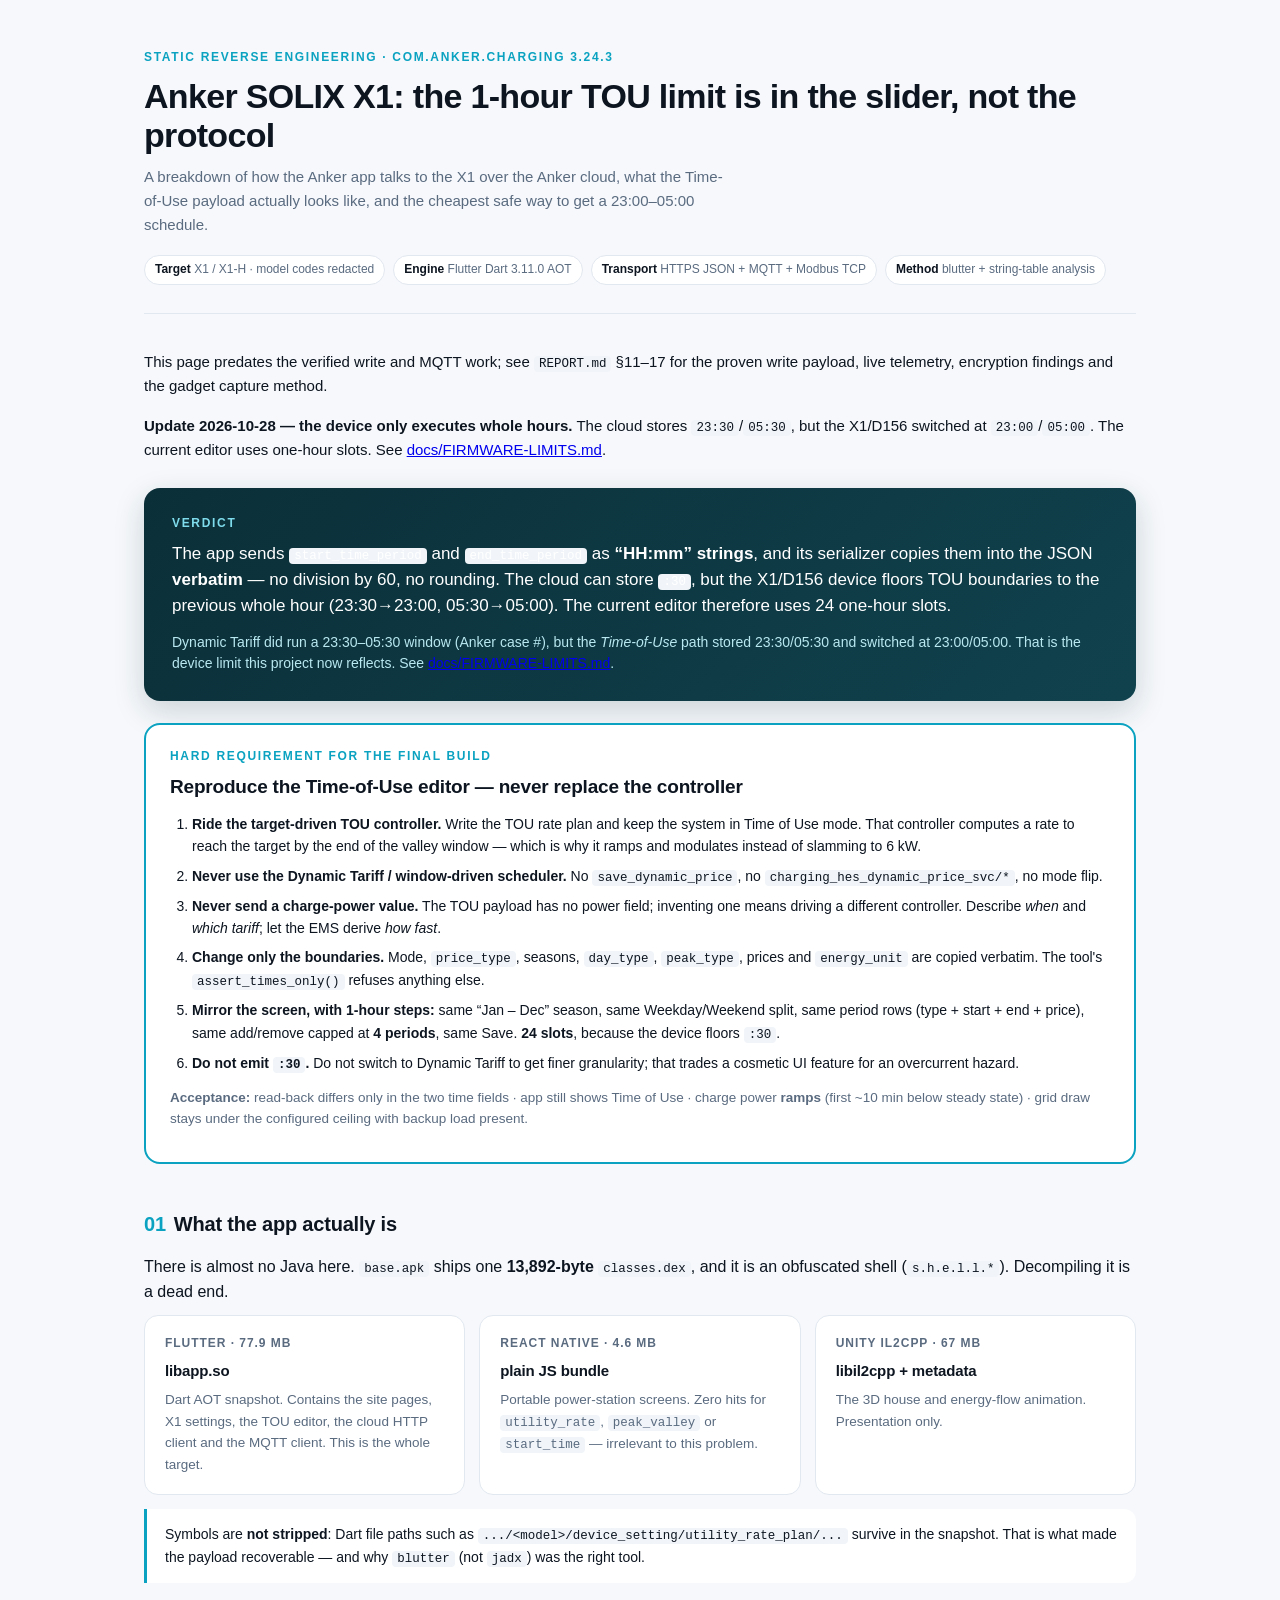
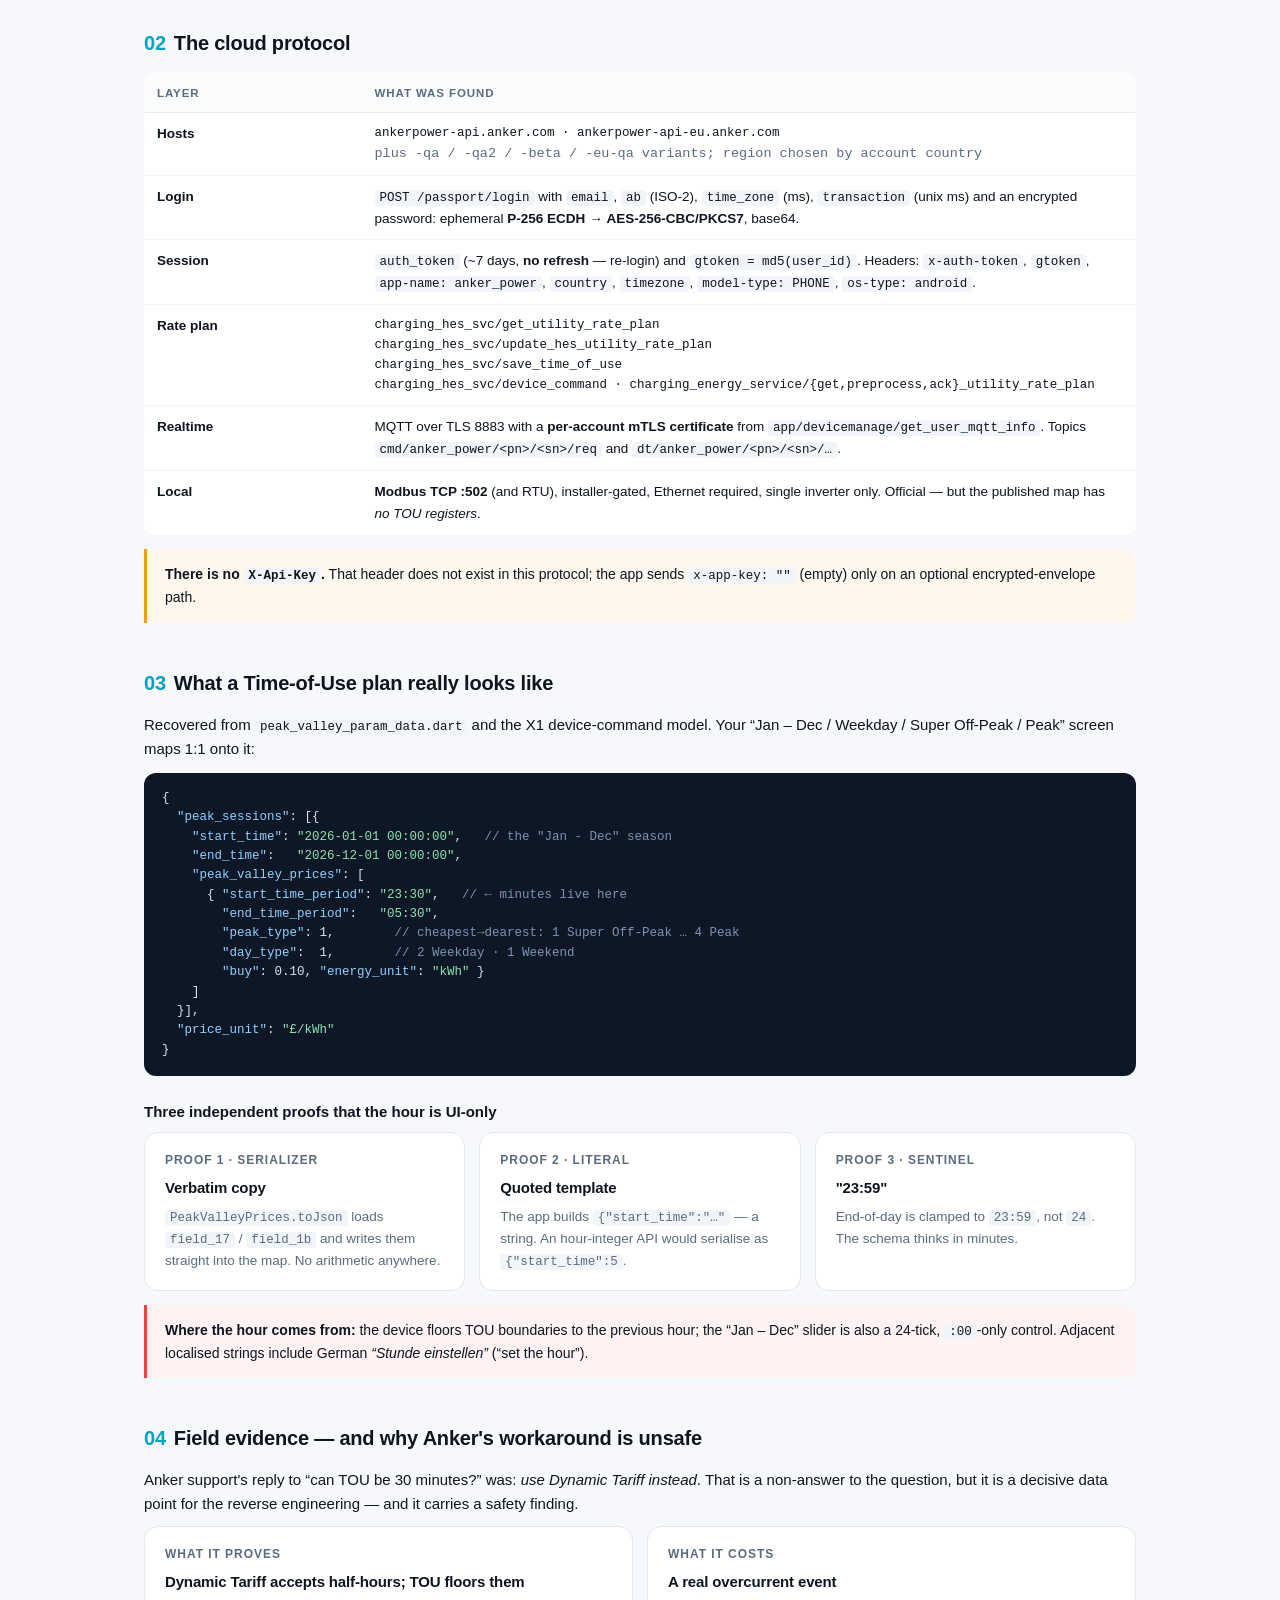
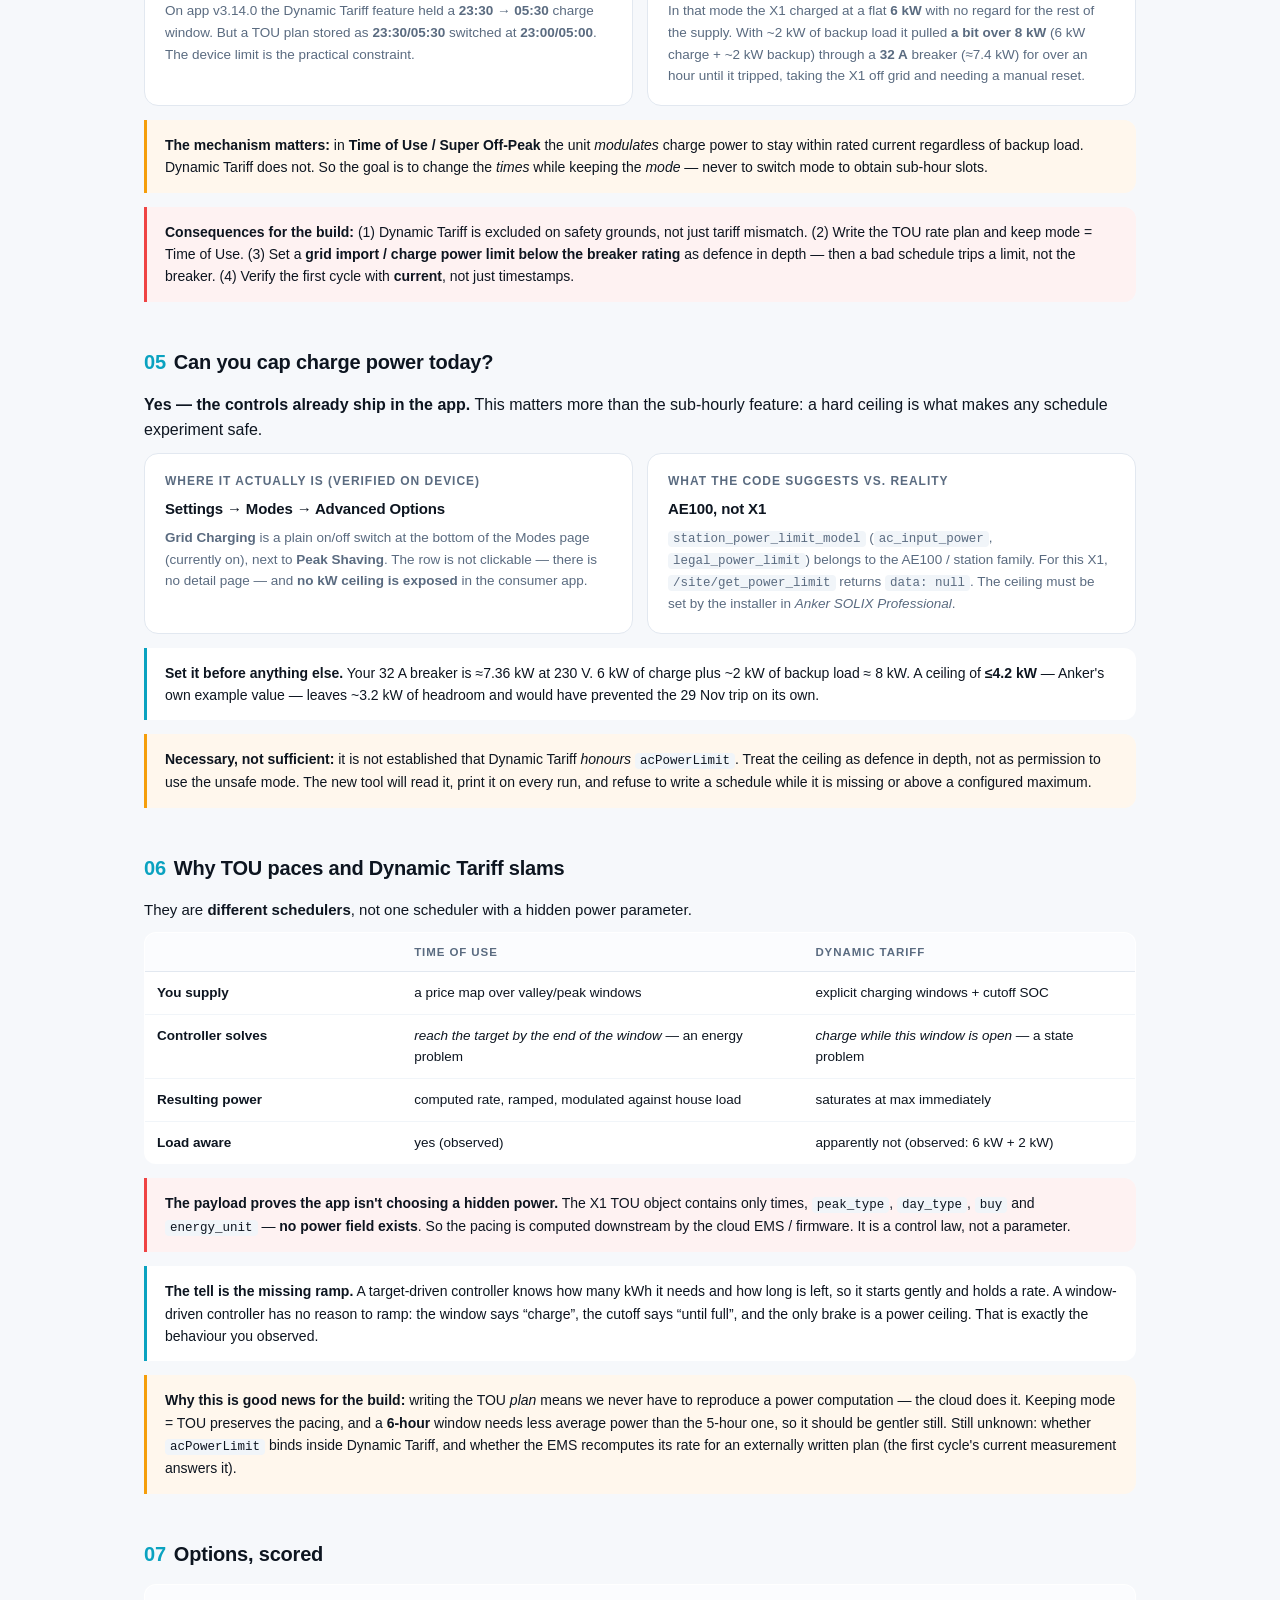
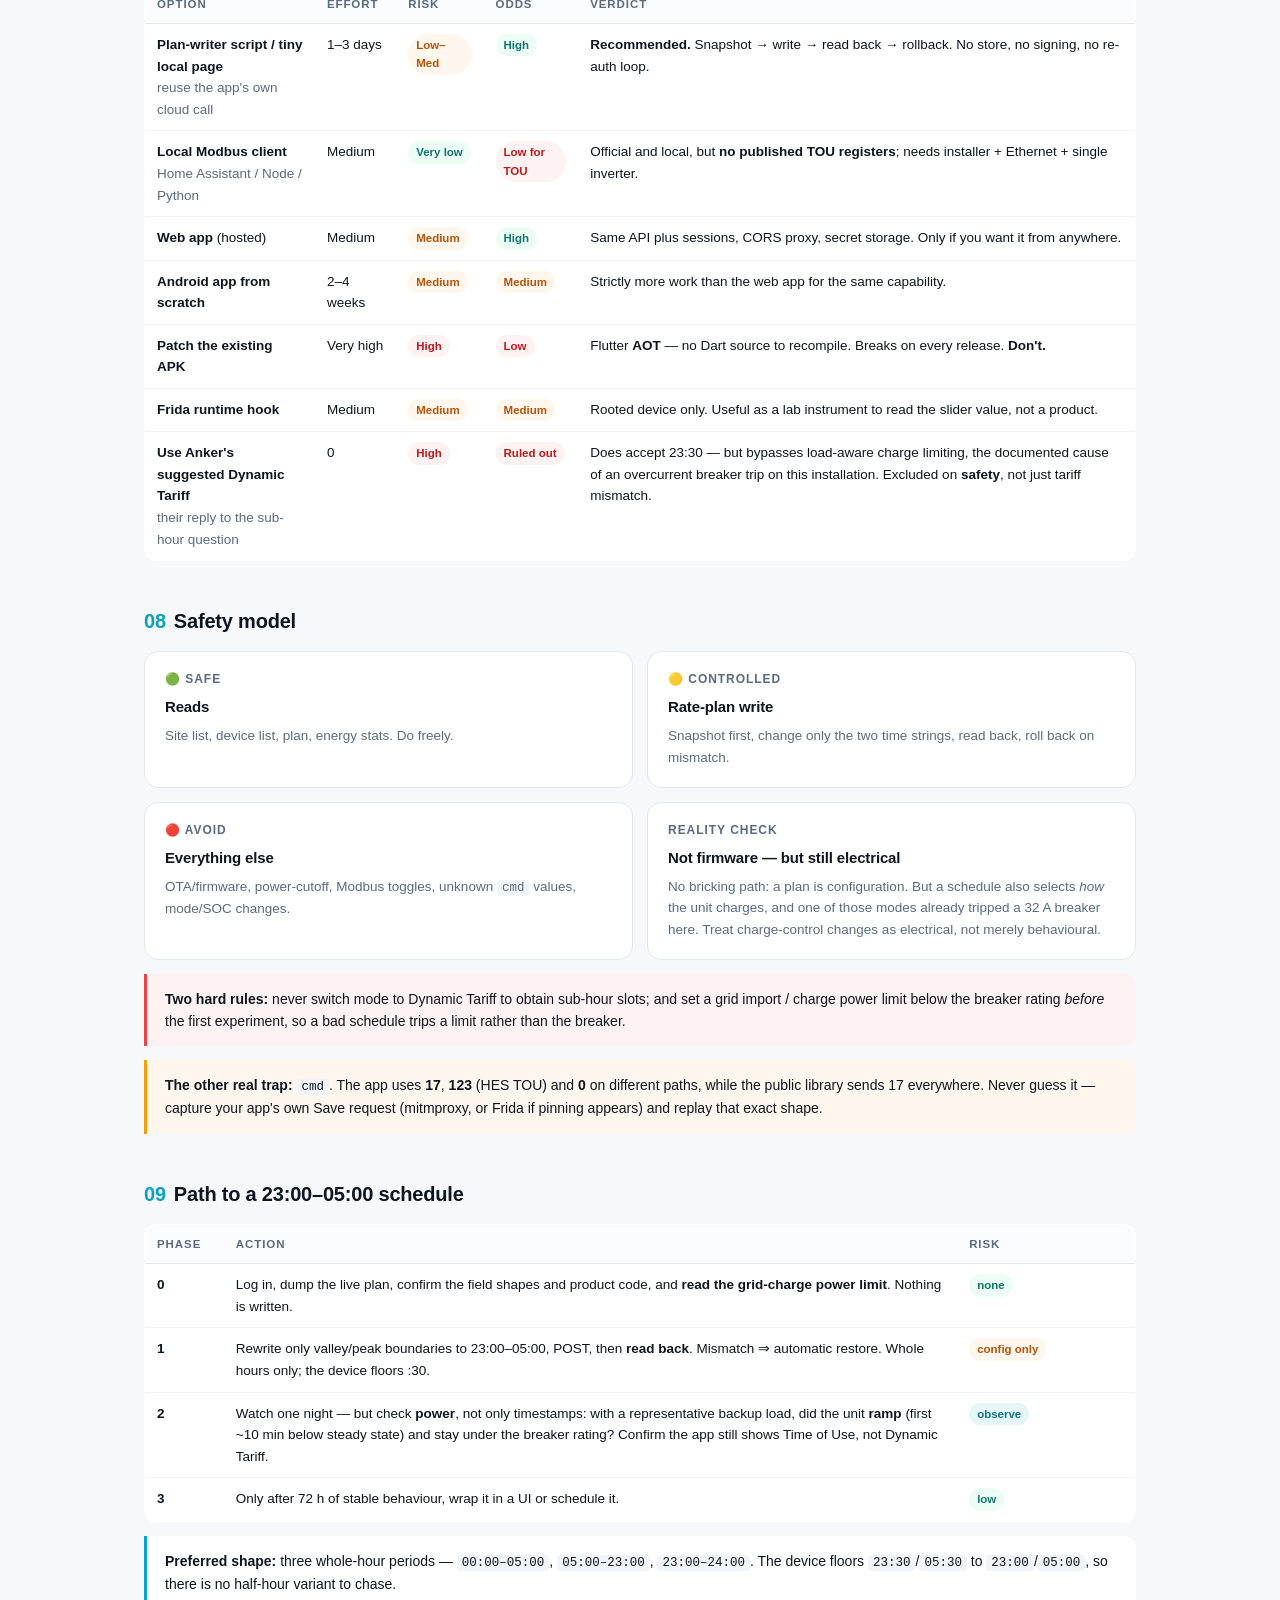
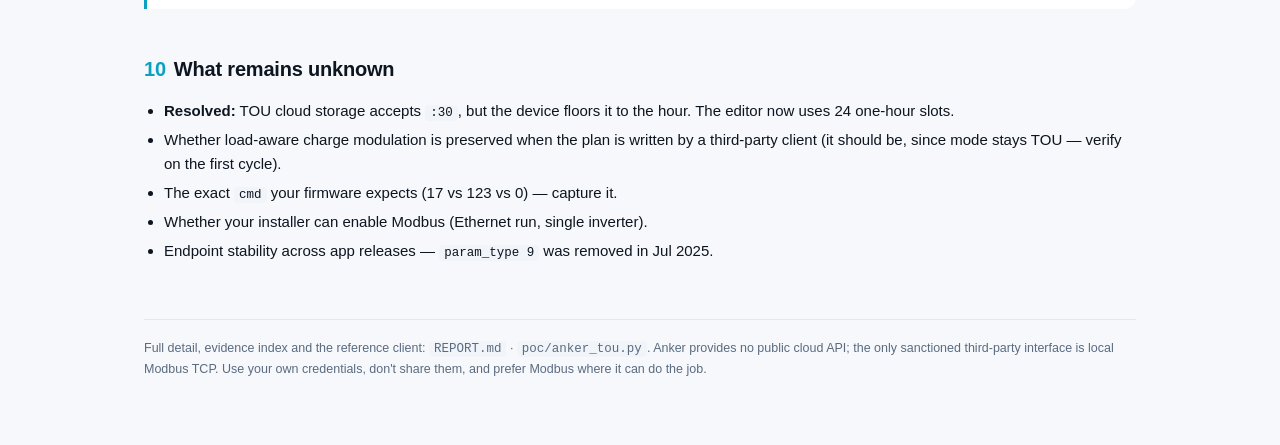
<file: report.html>
<!DOCTYPE html>
<html lang="en">
<head>
<meta charset="utf-8">
<meta name="viewport" content="width=device-width, initial-scale=1">
<title>Anker SOLIX X1 — TOU protocol RE</title>
<style>
  :root{
    --ink:#0d1520; --muted:#5a6b80; --line:#e2e8f0; --bg:#f6f8fb; --card:#fff;
    --accent:#0aa2c0; --accent-soft:#e6f7fa; --warn:#b45309; --warn-soft:#fff7ed;
    --good:#0f766e; --good-soft:#ecfdf5; --bad:#b91c1c; --bad-soft:#fef2f2;
    --mono:ui-monospace,SFMono-Regular,Menlo,Consolas,monospace;
  }
  *{box-sizing:border-box}
  body{margin:0;background:var(--bg);color:var(--ink);
    font:15px/1.6 -apple-system,BlinkMacSystemFont,"Segoe UI",Inter,Roboto,sans-serif;
    -webkit-font-smoothing:antialiased}
  .page{max-width:1040px;margin:0 auto;padding:48px 24px 80px}
  header{border-bottom:1px solid var(--line);padding-bottom:28px;margin-bottom:36px}
  .eyebrow{font-size:12px;letter-spacing:.14em;text-transform:uppercase;color:var(--accent);font-weight:700}
  h1{font-size:34px;line-height:1.15;margin:10px 0 8px;letter-spacing:-.02em}
  .sub{color:var(--muted);font-size:15px;max-width:70ch}
  .meta{margin-top:18px;display:flex;flex-wrap:wrap;gap:8px}
  .tag{font-size:12px;padding:4px 10px;border:1px solid var(--line);border-radius:999px;
    background:#fff;color:var(--muted)}
  .tag b{color:var(--ink);font-weight:600}
  h2{font-size:20px;margin:44px 0 14px;letter-spacing:-.01em}
  h2 .n{color:var(--accent);font-variant-numeric:tabular-nums;margin-right:8px}
  h3{font-size:15px;margin:24px 0 8px}
  p{margin:10px 0}
  .lead{font-size:16px}
  .verdict{background:linear-gradient(135deg,#0b2f38,#10424e);color:#eafcff;border-radius:16px;
    padding:26px 28px;margin:26px 0 8px;box-shadow:0 10px 30px rgba(10,50,60,.18)}
  .verdict .k{font-size:12px;letter-spacing:.14em;text-transform:uppercase;color:#7fdcec;font-weight:700}
  .verdict p{margin:8px 0 0;font-size:17px;line-height:1.55;color:#fff}
  .verdict .aside{font-size:14px;color:#b9e8f1;margin-top:12px}
  .grid{display:grid;gap:14px}
  .g3{grid-template-columns:repeat(3,1fr)}
  .g2{grid-template-columns:repeat(2,1fr)}
  @media(max-width:820px){.g3,.g2{grid-template-columns:1fr}}
  .card{background:var(--card);border:1px solid var(--line);border-radius:14px;padding:18px 20px}
  .card .t{font-size:12px;letter-spacing:.08em;text-transform:uppercase;color:var(--muted);
    font-weight:700;margin-bottom:6px}
  .card .v{font-size:15px;font-weight:600;letter-spacing:-.01em}
  .card .d{font-size:13.5px;color:var(--muted);margin-top:6px}
  table{width:100%;border-collapse:collapse;background:#fff;border:1px solid var(--line);
    border-radius:12px;overflow:hidden;font-size:13.5px}
  th{text-align:left;font-size:11.5px;text-transform:uppercase;letter-spacing:.08em;color:var(--muted);
    background:#fbfcfe;padding:10px 12px;border-bottom:1px solid var(--line);font-weight:700}
  td{padding:10px 12px;border-bottom:1px solid #f1f5f9;vertical-align:top}
  tr:last-child td{border-bottom:0}
  code{font-family:var(--mono);font-size:12.5px;background:#f1f5f9;padding:1px 5px;border-radius:4px}
  pre{background:#0e1726;color:#d7e3f4;padding:16px 18px;border-radius:12px;overflow:auto;
    font-family:var(--mono);font-size:12.5px;line-height:1.55;margin:12px 0}
  pre .c{color:#7c93b3}
  pre .s{color:#8ee0b0}
  pre .k{color:#8fd0ff}
  .pill{display:inline-block;font-size:11.5px;font-weight:700;padding:2px 8px;border-radius:999px}
  .p-good{background:var(--good-soft);color:var(--good)}
  .p-warn{background:var(--warn-soft);color:var(--warn)}
  .p-bad{background:var(--bad-soft);color:var(--bad)}
  .p-info{background:var(--accent-soft);color:#0e7490}
  .callout{border-left:3px solid var(--accent);background:#fff;border-radius:0 12px 12px 0;
    padding:14px 18px;margin:14px 0;font-size:14px}
  .callout.warn{border-color:#f59e0b;background:var(--warn-soft)}
  .callout.bad{border-color:#ef4444;background:var(--bad-soft)}
  ul{margin:8px 0;padding-left:20px}
  li{margin:5px 0}
  .kick{color:var(--muted);font-size:13.5px}
  .mono{font-family:var(--mono);font-size:12.5px}
  footer{margin-top:56px;padding-top:18px;border-top:1px solid var(--line);color:var(--muted);font-size:12.5px}
  .req{background:#fff;border:2px solid #0aa2c0;border-radius:16px;padding:22px 24px;margin:22px 0}
  .req .k{font-size:12px;letter-spacing:.14em;text-transform:uppercase;color:var(--accent);font-weight:800}
  .req h3{margin:6px 0 10px;font-size:19px;letter-spacing:-.01em}
  .req ol{margin:10px 0 6px;padding-left:22px}
  .req li{margin:7px 0;font-size:14px}
</style>
</head>
<body>
<div class="page">

<header>
  <div class="eyebrow">Static reverse engineering · com.anker.charging 3.24.3</div>
  <h1>Anker SOLIX X1: the 1-hour TOU limit is in the slider, not the protocol</h1>
  <p class="sub">A breakdown of how the Anker app talks to the X1 over the Anker cloud, what the
  Time-of-Use payload actually looks like, and the cheapest safe way to get a 23:00–05:00 schedule.</p>
  <div class="meta">
    <span class="tag"><b>Target</b> X1 / X1-H · model codes redacted</span>
    <span class="tag"><b>Engine</b> Flutter Dart 3.11.0 AOT</span>
    <span class="tag"><b>Transport</b> HTTPS JSON + MQTT + Modbus TCP</span>
    <span class="tag"><b>Method</b> blutter + string-table analysis</span>
  </div>
</header>
<div class="note" style="margin:16px 0">This page predates the verified write and MQTT work; see <code>REPORT.md</code> §11–17 for the proven write payload, live telemetry, encryption findings and the gadget capture method.</div>
<div class="note" style="margin:16px 0"><b>Update 2026-10-28 — the device only executes whole hours.</b> The cloud stores <code>23:30</code>/<code>05:30</code>, but the X1/D156 switched at <code>23:00</code>/<code>05:00</code>. The current editor uses one-hour slots. See <a href="docs/FIRMWARE-LIMITS.md">docs/FIRMWARE-LIMITS.md</a>.</div>

<div class="verdict">
  <div class="k">Verdict</div>
  <p>The app sends <code>start_time_period</code> and <code>end_time_period</code> as
  <strong>“HH:mm” strings</strong>, and its serializer copies them into the JSON
  <strong>verbatim</strong> — no division by 60, no rounding. The cloud can store <code>:30</code>,
  but the X1/D156 device floors TOU boundaries to the previous whole hour (23:30→23:00, 05:30→05:00).
  The current editor therefore uses 24 one-hour slots.</p>
  <p class="aside">Dynamic Tariff did run a 23:30–05:30 window (Anker case #<case-ref>), but the
  <em>Time-of-Use</em> path stored 23:30/05:30 and switched at 23:00/05:00. That is the device limit
  this project now reflects. See <a href="docs/FIRMWARE-LIMITS.md">docs/FIRMWARE-LIMITS.md</a>.</p>
</div>


<div class="req">
  <div class="k">Hard requirement for the final build</div>
  <h3>Reproduce the Time-of-Use editor — never replace the controller</h3>
  <ol>
    <li><b>Ride the target-driven TOU controller.</b> Write the TOU rate plan and keep the system in
      Time of Use mode. That controller computes a rate to reach the target by the end of the valley
      window — which is why it ramps and modulates instead of slamming to 6 kW.</li>
    <li><b>Never use the Dynamic Tariff / window-driven scheduler.</b> No
      <code>save_dynamic_price</code>, no <code>charging_hes_dynamic_price_svc/*</code>, no mode flip.</li>
    <li><b>Never send a charge-power value.</b> The TOU payload has no power field; inventing one means
      driving a different controller. Describe <em>when</em> and <em>which tariff</em>; let the EMS derive
      <em>how fast</em>.</li>
    <li><b>Change only the boundaries.</b> Mode, <code>price_type</code>, seasons, <code>day_type</code>,
      <code>peak_type</code>, prices and <code>energy_unit</code> are copied verbatim. The tool's
      <code>assert_times_only()</code> refuses anything else.</li>
    <li><b>Mirror the screen, with 1-hour steps:</b> same “Jan – Dec” season,
      same Weekday/Weekend split, same period rows (type + start + end + price), same add/remove capped
      at <b>4 periods</b>, same Save. <b>24 slots</b>, because the device floors <code>:30</code>.</li>
    <li><b>Do not emit <code>:30</code>.</b> Do not switch to Dynamic Tariff to get finer granularity;
      that trades a cosmetic UI feature for an overcurrent hazard.</li>
  </ol>
  <p class="kick" style="margin-top:12px"><b>Acceptance:</b> read-back differs only in the two time
  fields · app still shows Time of Use · charge power <b>ramps</b> (first ~10 min below steady state) ·
  grid draw stays under the configured ceiling with backup load present.</p>
</div>

<h2><span class="n">01</span>What the app actually is</h2>
<p class="lead">There is almost no Java here. <code>base.apk</code> ships one
<strong>13,892-byte</strong> <code>classes.dex</code>, and it is an obfuscated shell
(<code>s.h.e.l.l.*</code>). Decompiling it is a dead end.</p>

<div class="grid g3">
  <div class="card"><div class="t">Flutter · 77.9 MB</div><div class="v">libapp.so</div>
    <div class="d">Dart AOT snapshot. Contains the site pages, X1 settings, the TOU editor,
    the cloud HTTP client and the MQTT client. This is the whole target.</div></div>
  <div class="card"><div class="t">React Native · 4.6 MB</div><div class="v">plain JS bundle</div>
    <div class="d">Portable power-station screens. Zero hits for <code>utility_rate</code>,
    <code>peak_valley</code> or <code>start_time</code> — irrelevant to this problem.</div></div>
  <div class="card"><div class="t">Unity IL2CPP · 67 MB</div><div class="v">libil2cpp + metadata</div>
    <div class="d">The 3D house and energy-flow animation. Presentation only.</div></div>
</div>

<div class="callout">Symbols are <strong>not stripped</strong>: Dart file paths such as
<code>.../&lt;model&gt;/device_setting/utility_rate_plan/...</code> survive in the snapshot. That is what
made the payload recoverable — and why <code>blutter</code> (not <code>jadx</code>) was the right tool.</div>

<h2><span class="n">02</span>The cloud protocol</h2>

<table>
  <tr><th style="width:22%">Layer</th><th>What was found</th></tr>
  <tr><td><b>Hosts</b></td><td class="mono">ankerpower-api.anker.com · ankerpower-api-eu.anker.com<br>
    <span class="kick">plus -qa / -qa2 / -beta / -eu-qa variants; region chosen by account country</span></td></tr>
  <tr><td><b>Login</b></td><td><code>POST /passport/login</code> with <code>email</code>,
    <code>ab</code> (ISO-2), <code>time_zone</code> (ms), <code>transaction</code> (unix ms) and an
    encrypted password: ephemeral <b>P-256 ECDH</b> → <b>AES-256-CBC/PKCS7</b>, base64.</td></tr>
  <tr><td><b>Session</b></td><td><code>auth_token</code> (~7 days, <b>no refresh</b> — re-login) and
    <code>gtoken = md5(user_id)</code>. Headers: <code>x-auth-token</code>, <code>gtoken</code>,
    <code>app-name: anker_power</code>, <code>country</code>, <code>timezone</code>,
    <code>model-type: PHONE</code>, <code>os-type: android</code>.</td></tr>
  <tr><td><b>Rate plan</b></td><td class="mono">charging_hes_svc/get_utility_rate_plan<br>
    charging_hes_svc/update_hes_utility_rate_plan<br>
    charging_hes_svc/save_time_of_use<br>
    charging_hes_svc/device_command · charging_energy_service/{get,preprocess,ack}_utility_rate_plan</td></tr>
  <tr><td><b>Realtime</b></td><td>MQTT over TLS 8883 with a <b>per-account mTLS certificate</b> from
    <code>app/devicemanage/get_user_mqtt_info</code>. Topics
    <code>cmd/anker_power/&lt;pn&gt;/&lt;sn&gt;/req</code> and
    <code>dt/anker_power/&lt;pn&gt;/&lt;sn&gt;/…</code>.</td></tr>
  <tr><td><b>Local</b></td><td><b>Modbus TCP :502</b> (and RTU), installer-gated, Ethernet required,
    single inverter only. Official — but the published map has <em>no TOU registers</em>.</td></tr>
</table>

<div class="callout warn"><b>There is no <code>X-Api-Key</code>.</b> That header does not exist in this
protocol; the app sends <code>x-app-key: ""</code> (empty) only on an optional encrypted-envelope path.</div>

<h2><span class="n">03</span>What a Time-of-Use plan really looks like</h2>

<p>Recovered from <code>peak_valley_param_data.dart</code> and the X1 device-command model. Your
“Jan – Dec / Weekday / Super Off-Peak / Peak” screen maps 1:1 onto it:</p>

<pre>{
  <span class="k">"peak_sessions"</span>: [{
    <span class="k">"start_time"</span>: <span class="s">"2026-01-01 00:00:00"</span>,   <span class="c">// the "Jan - Dec" season</span>
    <span class="k">"end_time"</span>:   <span class="s">"2026-12-01 00:00:00"</span>,
    <span class="k">"peak_valley_prices"</span>: [
      { <span class="k">"start_time_period"</span>: <span class="s">"23:30"</span>,   <span class="c">// ← minutes live here</span>
        <span class="k">"end_time_period"</span>:   <span class="s">"05:30"</span>,
        <span class="k">"peak_type"</span>: 1,        <span class="c">// cheapest→dearest: 1 Super Off-Peak … 4 Peak</span>
        <span class="k">"day_type"</span>:  1,        <span class="c">// 2 Weekday · 1 Weekend</span>
        <span class="k">"buy"</span>: 0.10, <span class="k">"energy_unit"</span>: <span class="s">"kWh"</span> }
    ]
  }],
  <span class="k">"price_unit"</span>: <span class="s">"£/kWh"</span>
}</pre>

<h3>Three independent proofs that the hour is UI-only</h3>
<div class="grid g3">
  <div class="card"><div class="t">Proof 1 · serializer</div><div class="v">Verbatim copy</div>
    <div class="d"><code>PeakValleyPrices.toJson</code> loads <code>field_17</code> /
    <code>field_1b</code> and writes them straight into the map. No arithmetic anywhere.</div></div>
  <div class="card"><div class="t">Proof 2 · literal</div><div class="v">Quoted template</div>
    <div class="d">The app builds <code>{"start_time":"…"</code> — a string. An hour-integer API
    would serialise as <code>{"start_time":5</code>.</div></div>
  <div class="card"><div class="t">Proof 3 · sentinel</div><div class="v">"23:59"</div>
    <div class="d">End-of-day is clamped to <code>23:59</code>, not <code>24</code>. The schema
    thinks in minutes.</div></div>
</div>

<div class="callout bad"><b>Where the hour comes from:</b> the device floors TOU boundaries to the
previous hour; the “Jan – Dec” slider is also a 24-tick, <code>:00</code>-only control.
Adjacent localised strings include German <em>“Stunde einstellen”</em> (“set the hour”).</div>

<h2><span class="n">04</span>Field evidence — and why Anker's workaround is unsafe</h2>

<p>Anker support's reply to “can TOU be 30 minutes?” was: <em>use Dynamic Tariff instead</em>. That is
a non-answer to the question, but it is a decisive data point for the reverse engineering — and it
carries a safety finding.</p>

<div class="grid g2">
  <div class="card"><div class="t">What it proves</div><div class="v">Dynamic Tariff accepts half-hours; TOU floors them</div>
    <div class="d">On app v3.14.0 the Dynamic Tariff feature held a <b>23:30 → 05:30</b> charge window.
    But a TOU plan stored as <b>23:30/05:30</b> switched at <b>23:00/05:00</b>. The device limit is
    the practical constraint.</div></div>
  <div class="card"><div class="t">What it costs</div><div class="v">A real overcurrent event</div>
    <div class="d">In that mode the X1 charged at a flat <b>6 kW</b> with no regard for the rest of the
    supply. With ~2 kW of backup load it pulled <b>a bit over 8 kW</b> (6 kW charge + ~2 kW backup) through a <b>32 A</b> breaker
    (≈7.4 kW) for over an hour until it tripped, taking the X1 off grid and needing a manual reset.</div></div>
</div>

<div class="callout warn"><b>The mechanism matters:</b> in <b>Time of Use / Super Off-Peak</b> the unit
<em>modulates</em> charge power to stay within rated current regardless of backup load. Dynamic Tariff
does not. So the goal is to change the <em>times</em> while keeping the <em>mode</em> — never to switch
mode to obtain sub-hour slots.</div>

<div class="callout bad"><b>Consequences for the build:</b> (1) Dynamic Tariff is excluded on safety
grounds, not just tariff mismatch. (2) Write the TOU rate plan and keep mode = Time of Use. (3) Set a
<b>grid import / charge power limit below the breaker rating</b> as defence in depth — then a bad
schedule trips a limit, not the breaker. (4) Verify the first cycle with <b>current</b>, not just
timestamps.</div>

<h2><span class="n">05</span>Can you cap charge power today?</h2>

<p class="lead"><b>Yes — the controls already ship in the app.</b> This matters more than the
sub-hourly feature: a hard ceiling is what makes any schedule experiment safe.</p>

<div class="grid g2">
  <div class="card"><div class="t">Where it actually is (verified on device)</div>
    <div class="v">Settings → Modes → Advanced Options</div>
    <div class="d"><b>Grid Charging</b> is a plain on/off switch at the bottom of the Modes page
    (currently on), next to <b>Peak Shaving</b>. The row is not clickable — there is no detail page —
    and <b>no kW ceiling is exposed</b> in the consumer app.</div></div>
  <div class="card"><div class="t">What the code suggests vs. reality</div><div class="v">AE100, not X1</div>
    <div class="d"><code>station_power_limit_model</code> (<code>ac_input_power</code>,
    <code>legal_power_limit</code>) belongs to the AE100 / station family. For this X1,
    <code>/site/get_power_limit</code> returns <code>data: null</code>. The ceiling must be set by the
    installer in <i>Anker SOLIX Professional</i>.</div></div>
</div>

<div class="callout"><b>Set it before anything else.</b> Your 32 A breaker is ≈7.36 kW at 230 V.
6 kW of charge plus ~2 kW of backup load ≈ 8 kW. A ceiling of <b>≤4.2 kW</b> — Anker's own example
value — leaves ~3.2 kW of headroom and would have prevented the 29 Nov trip on its own.</div>

<div class="callout warn"><b>Necessary, not sufficient:</b> it is not established that Dynamic Tariff
<em>honours</em> <code>acPowerLimit</code>. Treat the ceiling as defence in depth, not as permission to
use the unsafe mode. The new tool will read it, print it on every run, and refuse to write a schedule
while it is missing or above a configured maximum.</div>

<h2><span class="n">06</span>Why TOU paces and Dynamic Tariff slams</h2>

<p>They are <b>different schedulers</b>, not one scheduler with a hidden power parameter.</p>

<table>
  <tr><th style="width:26%"></th><th>Time of Use</th><th>Dynamic Tariff</th></tr>
  <tr><td><b>You supply</b></td><td>a price map over valley/peak windows</td><td>explicit charging windows + cutoff SOC</td></tr>
  <tr><td><b>Controller solves</b></td><td><i>reach the target by the end of the window</i> — an energy problem</td>
      <td><i>charge while this window is open</i> — a state problem</td></tr>
  <tr><td><b>Resulting power</b></td><td>computed rate, ramped, modulated against house load</td>
      <td>saturates at max immediately</td></tr>
  <tr><td><b>Load aware</b></td><td>yes (observed)</td><td>apparently not (observed: 6 kW + 2 kW)</td></tr>
</table>

<div class="callout bad"><b>The payload proves the app isn't choosing a hidden power.</b> The X1 TOU
object contains only times, <code>peak_type</code>, <code>day_type</code>, <code>buy</code> and
<code>energy_unit</code> — <b>no power field exists</b>. So the pacing is computed downstream by the
cloud EMS / firmware. It is a control law, not a parameter.</div>

<div class="callout"><b>The tell is the missing ramp.</b> A target-driven controller knows how many kWh
it needs and how long is left, so it starts gently and holds a rate. A window-driven controller has no
reason to ramp: the window says “charge”, the cutoff says “until full”, and the only brake is a power
ceiling. That is exactly the behaviour you observed.</div>

<div class="callout warn"><b>Why this is good news for the build:</b> writing the TOU <em>plan</em> means
we never have to reproduce a power computation — the cloud does it. Keeping mode = TOU preserves the
pacing, and a <b>6-hour</b> window needs less average power than the 5-hour one, so it should be gentler
still. Still unknown: whether <code>acPowerLimit</code> binds inside Dynamic Tariff, and whether the EMS
recomputes its rate for an externally written plan (the first cycle's current measurement answers it).</div>

<h2><span class="n">07</span>Options, scored</h2>

<table>
  <tr><th>Option</th><th>Effort</th><th>Risk</th><th>Odds</th><th>Verdict</th></tr>
  <tr><td><b>Plan-writer script / tiny local page</b><br><span class="kick">reuse the app's own cloud call</span></td>
      <td>1–3 days</td><td><span class="pill p-warn">Low–Med</span></td><td><span class="pill p-good">High</span></td>
      <td><b>Recommended.</b> Snapshot → write → read back → rollback. No store, no signing, no re-auth loop.</td></tr>
  <tr><td><b>Local Modbus client</b><br><span class="kick">Home Assistant / Node / Python</span></td>
      <td>Medium</td><td><span class="pill p-good">Very low</span></td><td><span class="pill p-bad">Low for TOU</span></td>
      <td>Official and local, but <b>no published TOU registers</b>; needs installer + Ethernet + single inverter.</td></tr>
  <tr><td><b>Web app</b> (hosted)</td><td>Medium</td><td><span class="pill p-warn">Medium</span></td>
      <td><span class="pill p-good">High</span></td>
      <td>Same API plus sessions, CORS proxy, secret storage. Only if you want it from anywhere.</td></tr>
  <tr><td><b>Android app from scratch</b></td><td>2–4 weeks</td><td><span class="pill p-warn">Medium</span></td>
      <td><span class="pill p-warn">Medium</span></td><td>Strictly more work than the web app for the same capability.</td></tr>
  <tr><td><b>Patch the existing APK</b></td><td>Very high</td><td><span class="pill p-bad">High</span></td>
      <td><span class="pill p-bad">Low</span></td>
      <td>Flutter <b>AOT</b> — no Dart source to recompile. Breaks on every release. <b>Don't.</b></td></tr>
  <tr><td><b>Frida runtime hook</b></td><td>Medium</td><td><span class="pill p-warn">Medium</span></td>
      <td><span class="pill p-warn">Medium</span></td><td>Rooted device only. Useful as a lab instrument to read the slider value, not a product.</td></tr>
  <tr><td><b>Use Anker's suggested Dynamic Tariff</b><br><span class="kick">their reply to the sub-hour question</span></td>
      <td>0</td><td><span class="pill p-bad">High</span></td><td><span class="pill p-bad">Ruled out</span></td>
      <td>Does accept 23:30 — but bypasses load-aware charge limiting, the documented cause of an
      overcurrent breaker trip on this installation. Excluded on <b>safety</b>, not just tariff mismatch.</td></tr>
</table>

<h2><span class="n">08</span>Safety model</h2>

<div class="grid g2">
  <div class="card"><div class="t">🟢 Safe</div><div class="v">Reads</div>
    <div class="d">Site list, device list, plan, energy stats. Do freely.</div></div>
  <div class="card"><div class="t">🟡 Controlled</div><div class="v">Rate-plan write</div>
    <div class="d">Snapshot first, change only the two time strings, read back, roll back on mismatch.</div></div>
  <div class="card"><div class="t">🔴 Avoid</div><div class="v">Everything else</div>
    <div class="d">OTA/firmware, power-cutoff, Modbus toggles, unknown <code>cmd</code> values, mode/SOC changes.</div></div>
  <div class="card"><div class="t">Reality check</div><div class="v">Not firmware — but still electrical</div>
    <div class="d">No bricking path: a plan is configuration. But a schedule also selects <em>how</em>
    the unit charges, and one of those modes already tripped a 32 A breaker here. Treat charge-control
    changes as electrical, not merely behavioural.</div></div>
</div>

<div class="callout bad"><b>Two hard rules:</b> never switch mode to Dynamic Tariff to obtain sub-hour
slots; and set a grid import / charge power limit below the breaker rating <em>before</em> the first
experiment, so a bad schedule trips a limit rather than the breaker.</div>

<div class="callout warn"><b>The other real trap:</b> <code>cmd</code>. The app uses <b>17</b>,
<b>123</b> (HES TOU) and <b>0</b> on different paths, while the public library sends 17 everywhere.
Never guess it — capture your app's own Save request (mitmproxy, or Frida if pinning appears) and
replay that exact shape.</div>

<h2><span class="n">09</span>Path to a 23:00–05:00 schedule</h2>
<table>
  <tr><th style="width:8%">Phase</th><th>Action</th><th style="width:18%">Risk</th></tr>
  <tr><td><b>0</b></td><td>Log in, dump the live plan, confirm the field shapes and product code,
    and <b>read the grid-charge power limit</b>. Nothing is written.</td><td><span class="pill p-good">none</span></td></tr>
  <tr><td><b>1</b></td><td>Rewrite only valley/peak boundaries to 23:00–05:00, POST, then
    <b>read back</b>. Mismatch ⇒ automatic restore. Whole hours only; the device floors :30.</td><td><span class="pill p-warn">config only</span></td></tr>
  <tr><td><b>2</b></td><td>Watch one night — but check <b>power</b>, not only timestamps: with a
    representative backup load, did the unit <b>ramp</b> (first ~10 min below steady state) and stay
    under the breaker rating? Confirm the app still shows Time of Use, not Dynamic Tariff.</td>
    <td><span class="pill p-info">observe</span></td></tr>
  <tr><td><b>3</b></td><td>Only after 72 h of stable behaviour, wrap it in a UI or schedule it.</td>
    <td><span class="pill p-good">low</span></td></tr>
</table>

<div class="callout"><b>Preferred shape:</b> three whole-hour periods —
<code>00:00–05:00</code>, <code>05:00–23:00</code>, <code>23:00–24:00</code>. The device floors
<code>23:30</code>/<code>05:30</code> to <code>23:00</code>/<code>05:00</code>, so there is no
half-hour variant to chase.</div>

<h2><span class="n">10</span>What remains unknown</h2>
<ul>
  <li><b>Resolved:</b> TOU cloud storage accepts <code>:30</code>, but the device floors it to the
    hour. The editor now uses 24 one-hour slots.</li>
  <li>Whether load-aware charge modulation is preserved when the plan is written by a third-party
    client (it should be, since mode stays TOU — verify on the first cycle).</li>
  <li>The exact <code>cmd</code> your firmware expects (17 vs 123 vs 0) — capture it.</li>
  <li>Whether your installer can enable Modbus (Ethernet run, single inverter).</li>
  <li>Endpoint stability across app releases — <code>param_type 9</code> was removed in Jul 2025.</li>
</ul>

<footer>
  Full detail, evidence index and the reference client: <code>REPORT.md</code> · <code>poc/anker_tou.py</code>.
  Anker provides no public cloud API; the only sanctioned third-party interface is local Modbus TCP.
  Use your own credentials, don't share them, and prefer Modbus where it can do the job.
</footer>

</div>
</body>
</html>
</file>
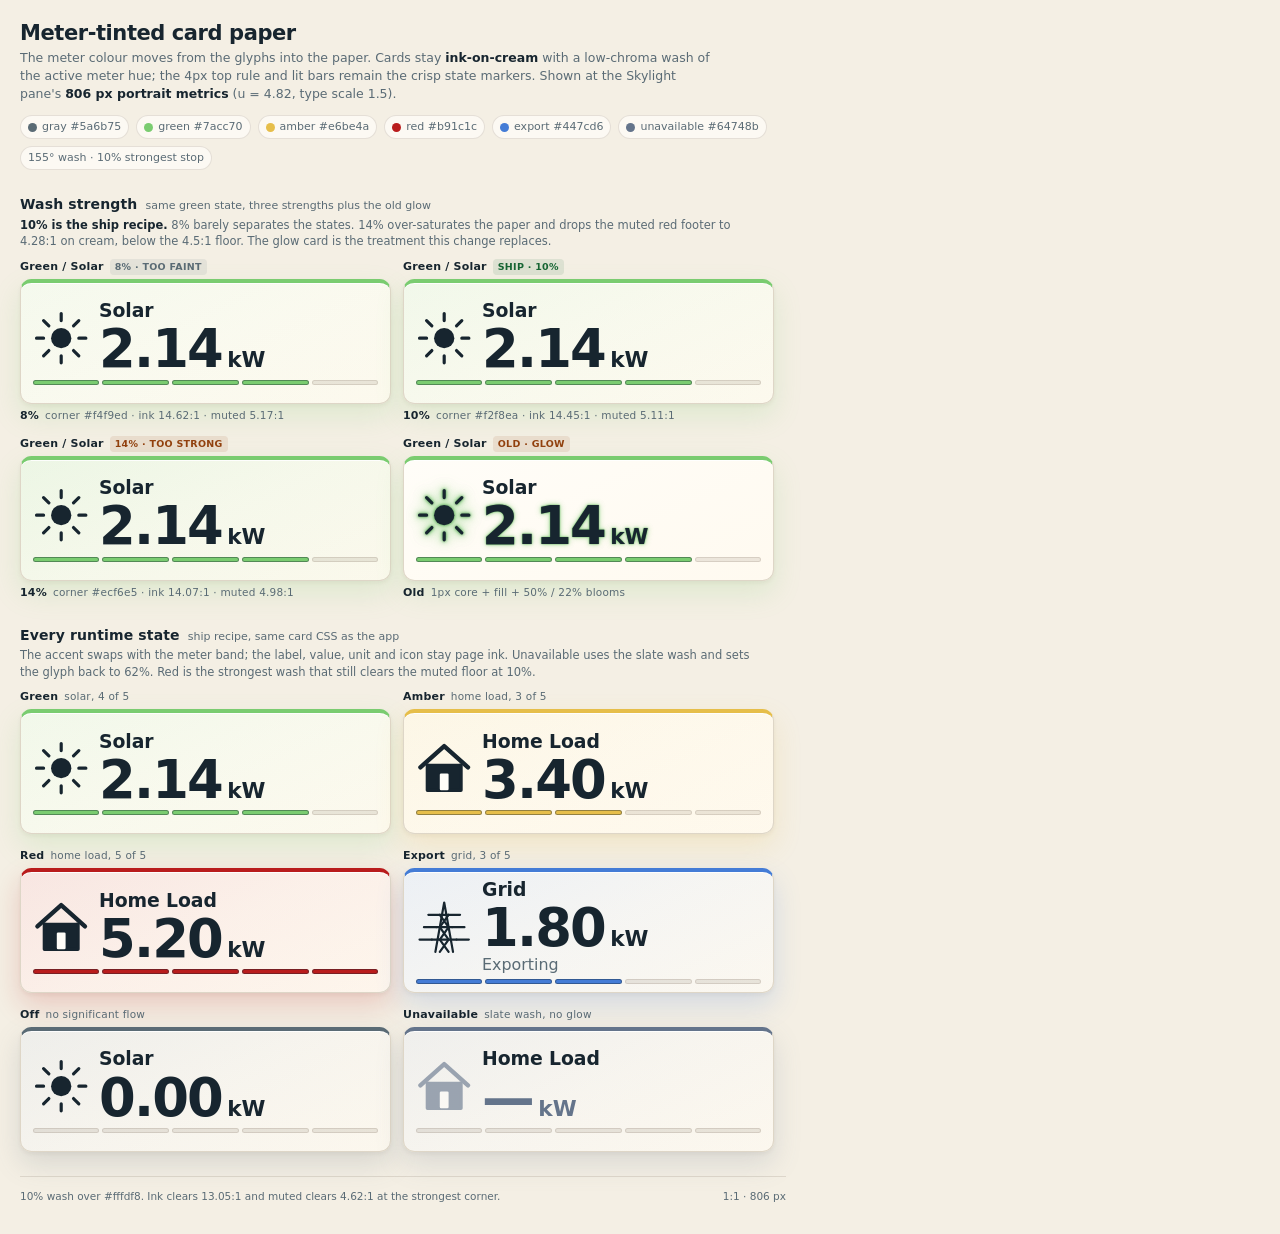
<file: .pandacode/design/card-wash.html>
<!DOCTYPE html>
<html lang="en"><head><meta charset="utf-8">
<meta name="artboard-width" content="806">
<title>Skylight cards — meter paper wash</title>
<style>
/* Design record for the card surface change: the meter colour moves from a
   glyph glow into the paper. Cards use the Skylight pane's portrait metrics
   (u = 4.82, 1.5 type scale) so the review is 1:1 with the wall panel. */

:root {
  color-scheme: light;
  --bg: #f4efe4;
  --surface: #fffdf8;
  --ink: #17252f;
  --muted: #5a6b75;
  --muted-rgb: 90, 107, 117;
  --slate: #64748b;
  --slate-rgb: 100, 116, 139;
  --line: rgba(122, 108, 88, .18);
  --line-strong: rgba(122, 108, 88, .34);
  --card-border: #ded6c7;
  --bar-green: #7acc70;
  --bar-green-rgb: 122, 204, 112;
  --bar-amber: #e6be4a;
  --bar-amber-rgb: 230, 190, 74;
  --bar-blue: #447cd6;
  --bar-blue-rgb: 68, 124, 214;
  --bad: #b91c1c;
  --bad-rgb: 185, 28, 28;
  --u: 4.820574162679426px;
  --type-scale: 1.5;
  --fs-label: clamp(12px, calc(var(--u) * 2.6), 34px);
  --fs-value: clamp(30px, calc(var(--u) * 7.3), 96px);
  --fs-unit: clamp(12px, calc(var(--u) * 3.0), 40px);
  --font: system-ui, -apple-system, BlinkMacSystemFont, "Segoe UI", Roboto,
          "Helvetica Neue", Arial, sans-serif;
}

* { box-sizing: border-box; }
html, body { margin: 0; }
body {
  width: 806px;
  background: var(--bg);
  color: var(--ink);
  font: 400 13px/1.45 var(--font);
  -webkit-font-smoothing: antialiased;
}

.page { padding: 22px 20px 30px; }

h1 {
  margin: 0 0 4px;
  font-size: 21px;
  line-height: 1.1;
  letter-spacing: -.02em;
}
.lede {
  margin: 0;
  max-width: 700px;
  color: var(--muted);
  font-size: 12.5px;
}
.lede b { color: var(--ink); }
.key {
  display: flex;
  flex-wrap: wrap;
  gap: 7px;
  margin-top: 12px;
}
.key span {
  display: inline-flex;
  align-items: center;
  gap: 5px;
  padding: 3px 7px;
  border: 1px solid var(--line);
  border-radius: 999px;
  background: rgba(255, 253, 248, .72);
  font-size: 11px;
  color: var(--muted);
}
.swatch { width: 9px; height: 9px; border-radius: 50%; }
.swatch.green { background: var(--bar-green); }
.swatch.amber { background: var(--bar-amber); }
.swatch.blue { background: var(--bar-blue); }
.swatch.red { background: var(--bad); }
.swatch.gray { background: var(--muted); }
.swatch.slate { background: var(--slate); }

h2 {
  display: flex;
  align-items: baseline;
  gap: 8px;
  margin: 24px 0 2px;
  font-size: 14px;
  letter-spacing: .01em;
}
h2 small {
  color: var(--muted);
  font-size: 11px;
  font-weight: 500;
  letter-spacing: 0;
}
.note {
  margin: 0 0 9px;
  max-width: 746px;
  color: var(--muted);
  font-size: 11.5px;
}
.note b { color: var(--ink); }

.grid {
  display: grid;
  grid-template-columns: repeat(2, 371px);
  gap: 12px;
}
.grid.states { row-gap: 14px; }

.case { display: grid; gap: 4px; }
.case-label {
  display: flex;
  flex-wrap: wrap;
  align-items: baseline;
  gap: 6px;
  color: var(--muted);
  font-size: 10.5px;
  letter-spacing: .02em;
}
.case-label b {
  color: var(--ink);
  font-weight: 650;
  font-size: 11px;
}
.badge {
  padding: 1px 5px;
  border-radius: 4px;
  background: rgba(22, 101, 52, .10);
  color: #166534;
  font-size: 9.5px;
  font-weight: 650;
  letter-spacing: .03em;
  text-transform: uppercase;
}
.badge.neutral { background: rgba(90, 107, 117, .10); color: var(--muted); }
.badge.old { background: rgba(146, 64, 14, .10); color: #92400e; }

/* ------------------------------------------------------- the card itself */

.card {
  --card-accent: var(--muted);
  --card-accent-rgb: var(--muted-rgb);
  width: 371px;
  height: 125px;
  display: grid;
  grid-template-columns: auto minmax(0, 1fr);
  align-content: center;
  align-items: center;
  row-gap: calc(var(--u) * 1.05);
  column-gap: calc(var(--u) * 2.1);
  padding: calc(var(--u) * 2.0) calc(var(--u) * 2.4);
  border-radius: calc(var(--u) * 2.4);
  border: 1.5px solid var(--card-border);
  border-top: 4px solid var(--card-accent);
  background:
    linear-gradient(155deg,
      rgba(var(--card-accent-rgb), .10) 0%,
      rgba(var(--card-accent-rgb), .05) 50%,
      rgba(var(--card-accent-rgb), .02) 100%),
    linear-gradient(155deg, #fffdf8 0%, #fffaf0 100%);
  box-shadow:
    0 12px 28px rgba(var(--card-accent-rgb), .18),
    0 2px 4px rgba(69, 56, 36, .06),
    inset 0 1px 0 rgba(255, 255, 255, .90);
  color: var(--ink);
}
.card[data-level="green"] {
  --card-accent: var(--bar-green);
  --card-accent-rgb: var(--bar-green-rgb);
}
.card[data-level="amber"] {
  --card-accent: var(--bar-amber);
  --card-accent-rgb: var(--bar-amber-rgb);
}
.card[data-level="red"] {
  --card-accent: var(--bad);
  --card-accent-rgb: var(--bad-rgb);
}
.card[data-level="export"] {
  --card-accent: var(--bar-blue);
  --card-accent-rgb: var(--bar-blue-rgb);
}
.card[data-level="off"] {
  --card-accent: var(--muted);
  --card-accent-rgb: var(--muted-rgb);
}

/* Strength studies. The default card above is the 10% ship recipe that the
   runtime uses; these two swap only the three wash stops. */
.card.wash-8 {
  background:
    linear-gradient(155deg,
      rgba(var(--card-accent-rgb), .08) 0%,
      rgba(var(--card-accent-rgb), .04) 50%,
      rgba(var(--card-accent-rgb), .02) 100%),
    linear-gradient(155deg, #fffdf8 0%, #fffaf0 100%);
}
.card.wash-14 {
  background:
    linear-gradient(155deg,
      rgba(var(--card-accent-rgb), .14) 0%,
      rgba(var(--card-accent-rgb), .07) 50%,
      rgba(var(--card-accent-rgb), .03) 100%),
    linear-gradient(155deg, #fffdf8 0%, #fffaf0 100%);
}

.icon {
  width: calc(calc(var(--u) * 7.8) * var(--type-scale));
  height: calc(calc(var(--u) * 7.8) * var(--type-scale));
  color: var(--ink);
}
.icon svg { display: block; width: 100%; height: 100%; }

.body { min-width: 0; }
.label {
  font-size: calc(var(--fs-label) * var(--type-scale));
  line-height: 1.1;
  font-weight: 600;
  letter-spacing: -.005em;
  color: var(--ink);
}
.value {
  display: flex;
  align-items: baseline;
  gap: calc(var(--u) * 1.1);
  margin-top: calc(var(--u) * .55);
  color: var(--ink);
  font-size: calc(var(--fs-value) * var(--type-scale));
  line-height: .95;
  font-weight: 700;
  letter-spacing: -.035em;
  font-variant-numeric: tabular-nums;
  white-space: nowrap;
}
.unit {
  color: inherit;
  font-size: calc(var(--fs-unit) * var(--type-scale));
  font-weight: 600;
  letter-spacing: 0;
}
.foot {
  margin-top: calc(var(--u) * .35);
  min-height: 1.1em;
  color: var(--muted);
  font-size: calc(var(--u) * 2.2 * var(--type-scale));
  line-height: 1.2;
  font-weight: 500;
  white-space: nowrap;
}

.bars {
  grid-column: 1 / -1;
  display: grid;
  grid-template-columns: repeat(5, minmax(0, 1fr));
  gap: calc(var(--u) * .7);
}
.bars i {
  height: calc(var(--u) * .82);
  min-height: 5px;
  border-radius: 999px;
  border: 1px solid rgba(122, 108, 88, .18);
  background: rgba(122, 108, 88, .14);
}
.bars i.on {
  border-color: rgba(23, 37, 47, .40);
  background: var(--card-accent);
}

/* Reference only: the treatment this change replaces. The old glow tokens are
   scoped here so they cannot leak into the ship recipe. */
.card.recipe-glow {
  --card-edge: #5f9661;
  --glow-ring: calc(calc(var(--u) * .30) * var(--type-scale));
  --glow-bloom: calc(calc(var(--u) * .68) * var(--type-scale));
  --glow-wide: calc(calc(var(--u) * 1.05) * var(--type-scale));
  background: linear-gradient(155deg, #fffdf8 0%, #fffaf0 100%);
}
.card.recipe-glow .value {
  text-shadow:
    0 0 1px var(--card-edge),
    0 0 var(--glow-ring) var(--card-accent),
    0 0 var(--glow-bloom) rgba(var(--card-accent-rgb), .50),
    0 0 var(--glow-wide) rgba(var(--card-accent-rgb), .22);
}
.card.recipe-glow .icon {
  filter:
    drop-shadow(0 0 1px var(--card-edge))
    drop-shadow(0 0 var(--glow-ring) var(--card-accent))
    drop-shadow(0 0 var(--glow-bloom) rgba(var(--card-accent-rgb), .50))
    drop-shadow(0 0 var(--glow-wide) rgba(var(--card-accent-rgb), .22));
}

/* Quiet fallback: slate paper, ink set back, no glyph treatment. */
.card.unavailable {
  --card-accent: var(--slate);
  --card-accent-rgb: var(--slate-rgb);
}
.card.unavailable .value { color: var(--slate); }
.card.unavailable .icon { color: var(--slate); opacity: .62; }

.footer {
  margin-top: 24px;
  padding-top: 12px;
  border-top: 1px solid var(--line);
  display: flex;
  justify-content: space-between;
  gap: 20px;
  color: var(--muted);
  font-size: 10.5px;
}
</style></head>
<body>
<svg width="0" height="0" style="position:absolute" aria-hidden="true">
  <symbol id="i-sun" viewBox="0 0 64 64" fill="none">
    <g stroke="currentColor" stroke-width="3.6" stroke-linecap="round">
      <path d="M32 4v8M32 52v8M4 32h8M52 32h8M12 12l6 6M46 46l6 6M52 12l-6 6M18 46l-6 6"/>
    </g>
    <circle cx="32" cy="32" r="11.5" fill="currentColor"/>
  </symbol>
  <symbol id="i-grid" viewBox="0 0 64 64" fill="none" stroke="currentColor"
          stroke-width="2.5" stroke-linecap="round" stroke-linejoin="round">
    <path d="M32 4 L22 60 M32 4 L42 60"/>
    <path d="M27 18h10M23 32h18M18 46h28"/>
    <path d="M27 18 37 32 27 46 37 60 M37 18 27 32l10 14-10 14"/>
    <path d="M14 18h13M37 18h13M9 32h14M41 32h14M4 46h14M46 46h14"/>
  </symbol>
  <symbol id="i-home" viewBox="0 0 64 64" fill="none">
    <path d="M5 31 32 7l27 24" stroke="currentColor" stroke-width="5"
          stroke-linecap="round" stroke-linejoin="round"/>
    <path d="M13 27v30h38V27" fill="currentColor" stroke="currentColor"
          stroke-width="4" stroke-linejoin="round"/>
    <rect x="27" y="38" width="10" height="19" rx="1.5" fill="#fffdf8"/>
  </symbol>
</svg>

<div class="page">
  <h1>Meter-tinted card paper</h1>
  <p class="lede">The meter colour moves from the glyphs into the paper. Cards stay
    <b>ink-on-cream</b> with a low-chroma wash of the active meter hue; the 4px top rule and lit
    bars remain the crisp state markers. Shown at the Skylight pane's
    <b>806 px portrait metrics</b> (u&nbsp;=&nbsp;4.82, type scale 1.5).</p>
  <div class="key">
    <span><i class="swatch gray"></i>gray #5a6b75</span>
    <span><i class="swatch green"></i>green #7acc70</span>
    <span><i class="swatch amber"></i>amber #e6be4a</span>
    <span><i class="swatch red"></i>red #b91c1c</span>
    <span><i class="swatch blue"></i>export #447cd6</span>
    <span><i class="swatch slate"></i>unavailable #64748b</span>
    <span>155° wash · 10% strongest stop</span>
  </div>

  <h2>Wash strength <small>same green state, three strengths plus the old glow</small></h2>
  <p class="note"><b>10% is the ship recipe.</b> 8% barely separates the states. 14% over-saturates
    the paper and drops the muted red footer to 4.28:1 on cream, below the 4.5:1 floor. The glow
    card is the treatment this change replaces.</p>

  <div class="grid">
    <div class="case">
      <div class="case-label"><b>Green / Solar</b><span class="badge neutral">8% · too faint</span></div>
      <article class="card wash-8" data-level="green">
        <div class="icon"><svg><use href="#i-sun"/></svg></div>
        <div class="body"><div class="label">Solar</div>
          <div class="value"><span>2.14</span><span class="unit">kW</span></div></div>
        <div class="bars"><i class="on"></i><i class="on"></i><i class="on"></i><i class="on"></i><i></i></div>
      </article>
      <div class="case-label"><b>8%</b> corner #f4f9ed · ink 14.62:1 · muted 5.17:1</div>
    </div>

    <div class="case">
      <div class="case-label"><b>Green / Solar</b><span class="badge">ship · 10%</span></div>
      <article class="card" data-level="green">
        <div class="icon"><svg><use href="#i-sun"/></svg></div>
        <div class="body"><div class="label">Solar</div>
          <div class="value"><span>2.14</span><span class="unit">kW</span></div></div>
        <div class="bars"><i class="on"></i><i class="on"></i><i class="on"></i><i class="on"></i><i></i></div>
      </article>
      <div class="case-label"><b>10%</b> corner #f2f8ea · ink 14.45:1 · muted 5.11:1</div>
    </div>

    <div class="case">
      <div class="case-label"><b>Green / Solar</b><span class="badge old">14% · too strong</span></div>
      <article class="card wash-14" data-level="green">
        <div class="icon"><svg><use href="#i-sun"/></svg></div>
        <div class="body"><div class="label">Solar</div>
          <div class="value"><span>2.14</span><span class="unit">kW</span></div></div>
        <div class="bars"><i class="on"></i><i class="on"></i><i class="on"></i><i class="on"></i><i></i></div>
      </article>
      <div class="case-label"><b>14%</b> corner #ecf6e5 · ink 14.07:1 · muted 4.98:1</div>
    </div>

    <div class="case">
      <div class="case-label"><b>Green / Solar</b><span class="badge old">old · glow</span></div>
      <article class="card recipe-glow" data-level="green">
        <div class="icon"><svg><use href="#i-sun"/></svg></div>
        <div class="body"><div class="label">Solar</div>
          <div class="value"><span>2.14</span><span class="unit">kW</span></div></div>
        <div class="bars"><i class="on"></i><i class="on"></i><i class="on"></i><i class="on"></i><i></i></div>
      </article>
      <div class="case-label"><b>Old</b> 1px core + fill + 50% / 22% blooms</div>
    </div>
  </div>

  <h2>Every runtime state <small>ship recipe, same card CSS as the app</small></h2>
  <p class="note">The accent swaps with the meter band; the label, value, unit and icon stay page
    ink. Unavailable uses the slate wash and sets the glyph back to 62%. Red is the strongest
    wash that still clears the muted floor at 10%.</p>
  <div class="grid states">
    <div class="case">
      <div class="case-label"><b>Green</b> solar, 4 of 5</div>
      <article class="card" data-level="green">
        <div class="icon"><svg><use href="#i-sun"/></svg></div>
        <div class="body"><div class="label">Solar</div>
          <div class="value"><span>2.14</span><span class="unit">kW</span></div></div>
        <div class="bars"><i class="on"></i><i class="on"></i><i class="on"></i><i class="on"></i><i></i></div>
      </article>
    </div>

    <div class="case">
      <div class="case-label"><b>Amber</b> home load, 3 of 5</div>
      <article class="card" data-level="amber">
        <div class="icon"><svg><use href="#i-home"/></svg></div>
        <div class="body"><div class="label">Home Load</div>
          <div class="value"><span>3.40</span><span class="unit">kW</span></div></div>
        <div class="bars"><i class="on"></i><i class="on"></i><i class="on"></i><i></i><i></i></div>
      </article>
    </div>

    <div class="case">
      <div class="case-label"><b>Red</b> home load, 5 of 5</div>
      <article class="card" data-level="red">
        <div class="icon"><svg><use href="#i-home"/></svg></div>
        <div class="body"><div class="label">Home Load</div>
          <div class="value"><span>5.20</span><span class="unit">kW</span></div></div>
        <div class="bars"><i class="on"></i><i class="on"></i><i class="on"></i><i class="on"></i><i class="on"></i></div>
      </article>
    </div>

    <div class="case">
      <div class="case-label"><b>Export</b> grid, 3 of 5</div>
      <article class="card" data-level="export">
        <div class="icon"><svg><use href="#i-grid"/></svg></div>
        <div class="body"><div class="label">Grid</div>
          <div class="value"><span>1.80</span><span class="unit">kW</span></div>
          <div class="foot">Exporting</div></div>
        <div class="bars"><i class="on"></i><i class="on"></i><i class="on"></i><i></i><i></i></div>
      </article>
    </div>

    <div class="case">
      <div class="case-label"><b>Off</b> no significant flow</div>
      <article class="card" data-level="off">
        <div class="icon"><svg><use href="#i-sun"/></svg></div>
        <div class="body"><div class="label">Solar</div>
          <div class="value"><span>0.00</span><span class="unit">kW</span></div></div>
        <div class="bars"><i></i><i></i><i></i><i></i><i></i></div>
      </article>
    </div>

    <div class="case">
      <div class="case-label"><b>Unavailable</b> slate wash, no glow</div>
      <article class="card unavailable" data-level="off">
        <div class="icon"><svg><use href="#i-home"/></svg></div>
        <div class="body"><div class="label">Home Load</div>
          <div class="value"><span>—</span><span class="unit">kW</span></div></div>
        <div class="bars"><i></i><i></i><i></i><i></i><i></i></div>
      </article>
    </div>
  </div>

  <div class="footer">
    <span>10% wash over #fffdf8. Ink clears 13.05:1 and muted clears 4.62:1 at the strongest corner.</span>
    <span>1:1 · 806 px</span>
  </div>
</div>
</body></html>
</file>
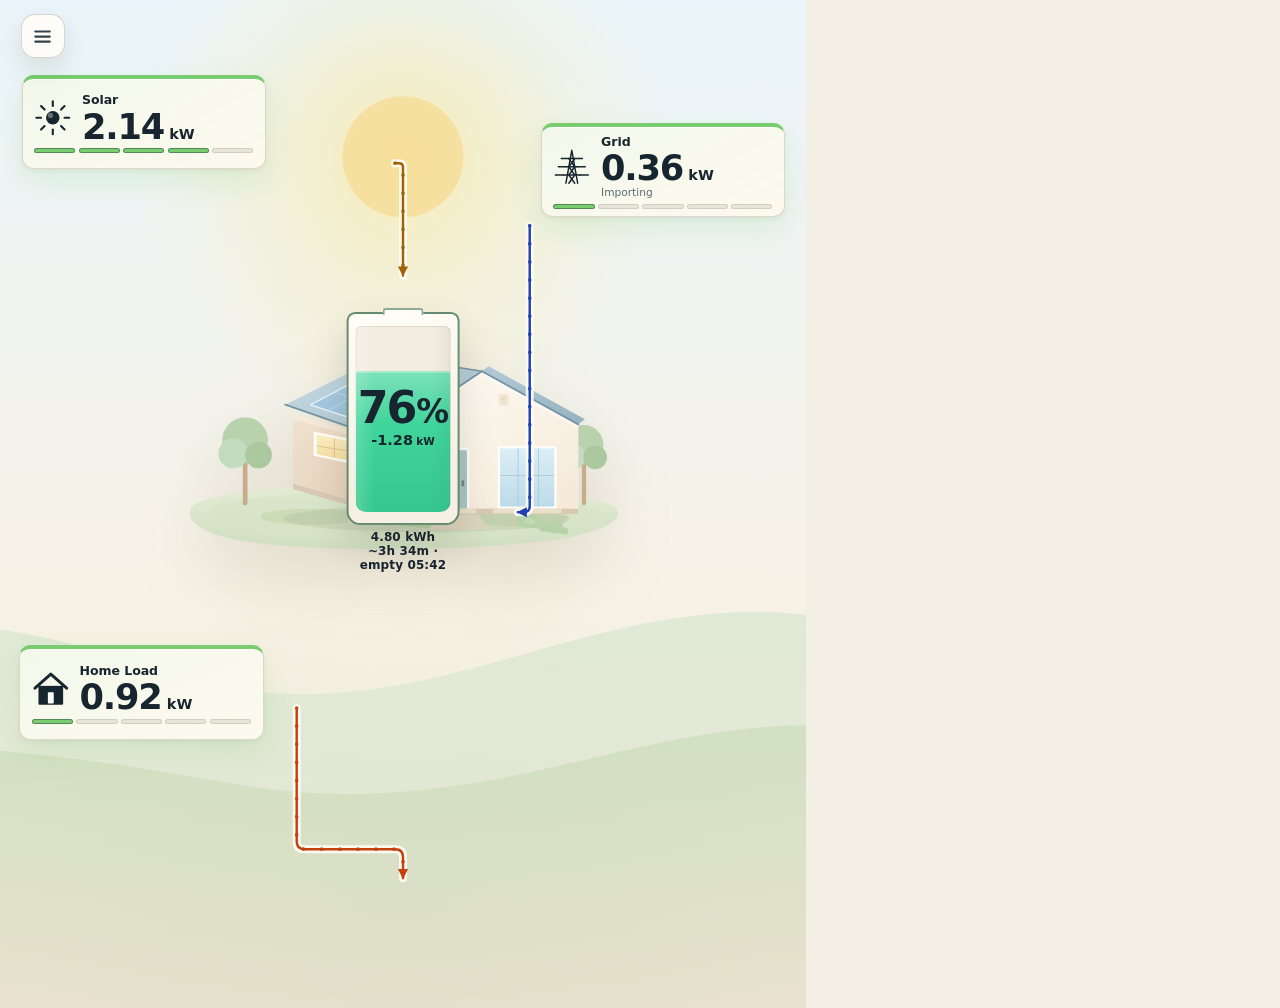
<file: .pandacode/design/daylight.html>
<!DOCTYPE html>
<html lang="en"><head><meta charset="utf-8">
<meta name="artboard-width" content="806">
<title>Skylight daylight — Home</title>
<style>
/* Shared daylight shell: tokens, reset, login, generic controls and modals. */

:root {
  color-scheme: light;
  --bg: #f4efe4;
  --bg-2: #eef4f5;
  --surface: #fffdf8;
  --surface-2: #fbf6ec;
  --surface-3: #f0e9db;
  --card: #fffdf8;
  --ink: #17252f;
  --text-soft: #33424c;
  --muted: #5a6b75;
  --muted-rgb: 90, 107, 117;
  --slate: #64748b;
  --slate-rgb: 100, 116, 139;
  --line: rgba(122, 108, 88, .18);
  --line-strong: rgba(122, 108, 88, .34);
  --accent: #0b6e99;
  --accent-2: #075a7e;
  --solar: #f59e0b;
  --solar-ink: #a16207;
  --grid: #2563eb;
  --grid-ink: #1e40af;
  --grid-ink-rgb: 30, 64, 175;
  --battery: #16a34a;
  --battery-ink: #14532d;
  --home: #ea580c;
  --home-ink: #c2410c;
  --bad: #b91c1c;
  --bad-rgb: 185, 28, 28;
  --bad-soft: #fee2e2;
  --good: #166534;
  --good-rgb: 22, 101, 52;
  --good-soft: #dcfce7;
  --warn: #92400e;
  --warn-rgb: 146, 64, 14;
  --warn-soft: #fef3c7;
  --info: #0b6e99;
  --info-soft: #e0f2fe;
  /* Skylight meter fills: bright accents sampled from the calendar chips and
     the battery. Each card's top rule, paper wash and tinted shadow use the
     same fill as its bars; the readout and icon stay page ink. */
  --bar-green: #7acc70;
  --bar-green-rgb: 122, 204, 112;
  --bar-amber: #e6be4a;
  --bar-amber-rgb: 230, 190, 74;
  --bar-blue: #447cd6;
  --bar-blue-rgb: 68, 124, 214;
  --bar-edge: rgba(23, 37, 47, .40);
  --mono: ui-monospace, SFMono-Regular, Menlo, Consolas, monospace;
  --font: system-ui, -apple-system, BlinkMacSystemFont, "Segoe UI", Roboto,
          "Helvetica Neue", Arial, sans-serif;
  --shadow: 0 18px 60px rgba(69, 56, 36, .16);
}

* { box-sizing: border-box; }

html, body { height: 100%; }

body {
  margin: 0;
  background: var(--bg);
  color: var(--ink);
  font: 400 14.5px/1.55 var(--font);
  -webkit-font-smoothing: antialiased;
  text-rendering: optimizeLegibility;
}

button {
  font: inherit;
  cursor: pointer;
  border-radius: 9px;
  border: 1px solid var(--line-strong);
  background: rgba(255, 253, 248, .82);
  padding: 8px 14px;
  color: var(--ink);
}

button:hover { border-color: rgba(90, 76, 56, .52); background: #fffdf8; }
button.primary { background: var(--accent); border-color: var(--accent); color: #fffdf8; font-weight: 700; }
button.primary:hover { background: var(--accent-2); border-color: var(--accent-2); }
button.ghost { border-color: transparent; background: transparent; color: var(--muted); }
button.ghost:hover { color: var(--ink); background: rgba(122, 108, 88, .08); }
button.danger { color: var(--bad); }
button:disabled { opacity: .45; cursor: not-allowed; }

input, select, textarea {
  font: inherit;
  padding: 8px 10px;
  border: 1px solid var(--line-strong);
  border-radius: 8px;
  background: #fffdf8;
  color: var(--ink);
}

input::placeholder { color: #8b8172; }
input:focus, select:focus, button:focus-visible, textarea:focus {
  outline: 2px solid var(--accent);
  outline-offset: 1px;
}

.hide { display: none !important; }
.muted { color: var(--muted); }
.small { font-size: 12.5px; }
.mono { font-family: var(--mono); font-size: 12.5px; }
.err { color: var(--bad); font-size: 13px; margin-top: 10px; }
.ok { color: var(--good); }
.row { display: flex; align-items: center; gap: 10px; flex-wrap: wrap; }

.banner {
  display: flex;
  gap: 12px;
  align-items: center;
  min-height: 46px;
  border-radius: 12px;
  padding: 12px 14px;
  font-size: 13px;
  border: 1px solid transparent;
  color: var(--text-soft);
}
.banner.warn { background: var(--warn-soft); border-color: #f2d38b; color: #78350f; }
.banner.bad { background: var(--bad-soft); border-color: #f3b4b4; color: #7f1d1d; }
.banner.good { background: var(--good-soft); border-color: #b5e3c2; color: #14532d; }
.banner.info { background: var(--info-soft); border-color: #b9dfef; color: #075985; }

.spin {
  display: inline-block;
  width: 11px;
  height: 11px;
  border: 2px solid currentColor;
  border-right-color: transparent;
  border-radius: 50%;
  animation: sp .8s linear infinite;
  vertical-align: -1px;
  margin-right: 6px;
}
@keyframes sp { to { transform: rotate(360deg); } }

/* ------------------------------------------------------------------ login */

.login-screen {
  position: fixed;
  inset: 0;
  display: grid;
  place-items: center;
  padding: 24px;
  overflow: auto;
  background:
    radial-gradient(900px 520px at 50% 4%, rgba(255, 224, 150, .40), transparent 70%),
    radial-gradient(760px 520px at 84% 100%, rgba(181, 215, 201, .36), transparent 70%),
    linear-gradient(180deg, #eaf4f9 0%, #f4efe4 58%, #f1e8d6 100%);
}

.login-card {
  width: min(430px, 100%);
  background: linear-gradient(150deg, #fffdf8, #fbf5e9);
  border: 1px solid var(--line-strong);
  border-radius: 20px;
  padding: 30px;
  box-shadow: var(--shadow);
}

.login-card h1 {
  font-size: 23px;
  margin: 0 0 6px;
  letter-spacing: -.025em;
}
.login-card > p { color: var(--muted); font-size: 13.5px; margin: 0 0 20px; }
.login-mark {
  width: 38px;
  height: 38px;
  display: inline-grid;
  place-items: center;
  border-radius: 12px;
  margin-bottom: 15px;
  color: var(--solar-ink);
  background: #fef3c7;
  border: 1px solid #f2d38b;
}
.login-mark svg { width: 24px; height: 24px; }

.field { margin: 13px 0; }
.field label {
  display: block;
  font-size: 11px;
  font-weight: 700;
  letter-spacing: .08em;
  text-transform: uppercase;
  color: var(--muted);
  margin-bottom: 6px;
}
.field input, .field select { width: 100%; }

.note {
  font-size: 12.5px;
  color: var(--text-soft);
  background: #e8f4f9;
  border: 1px solid #c9e4ee;
  border-radius: 10px;
  padding: 11px 12px;
  margin-top: 18px;
  line-height: 1.5;
}

/* ----------------------------------------------------------------- modal */

.overlay {
  position: fixed;
  inset: 0;
  z-index: 100;
  display: flex;
  align-items: center;
  justify-content: center;
  padding: 18px;
  background: rgba(23, 37, 47, .38);
  backdrop-filter: blur(5px);
}

.modal {
  width: min(560px, 100%);
  max-height: 88vh;
  overflow: auto;
  padding: 22px;
  border-radius: 16px;
  color: var(--ink);
  background: linear-gradient(160deg, #fffdf8, #f8f1e4 72%);
  border: 1px solid var(--line-strong);
  box-shadow: 0 30px 90px rgba(69, 56, 36, .28);
}
.modal h3 { margin: 0 0 6px; font-size: 17px; }
.modal .diff {
  font-family: var(--mono);
  font-size: 12px;
  background: #f7f2e7;
  color: #33424c;
  padding: 12px;
  border-radius: 10px;
  max-height: 220px;
  overflow: auto;
  margin: 12px 0;
  border: 1px solid var(--line);
}
.modal .diff b { color: #14532d; }
.check { display: flex; gap: 9px; align-items: flex-start; font-size: 13px; margin: 12px 0; color: var(--text-soft); }
.check input { margin-top: 3px; }
.actions { display: flex; gap: 8px; justify-content: flex-end; margin-top: 16px; }

.result {
  white-space: pre-wrap;
  font-family: var(--mono);
  font-size: 12.5px;
  background: #f7f2e7;
  color: #33424c;
  padding: 12px;
  border-radius: 10px;
  max-height: 240px;
  overflow: auto;
  border: 1px solid var(--line);
}

@media (prefers-reduced-motion: reduce) {
  *, *::before, *::after {
    animation-duration: .001ms !important;
    animation-iteration-count: 1 !important;
    scroll-behavior: auto !important;
    transition-duration: .001ms !important;
  }
}

/* Wall-display Home stage: central battery hub, daylight composition. */

#appView {
  position: fixed;
  inset: 0;
  z-index: 1;
}

.home-stage {
  --u: clamp(4.6px, min(0.598vw, 1.063vh), 14px);
  --type-scale: 1;
  --fs-label: clamp(12px, calc(var(--u) * 2.6), 34px);
  --fs-value: clamp(30px, calc(var(--u) * 7.3), 96px);
  --fs-unit: clamp(12px, calc(var(--u) * 3.0), 40px);
  --fs-foot: clamp(10px, calc(var(--u) * 2.2), 28px);
  position: absolute;
  inset: 0;
  overflow: hidden;
  isolation: isolate;
  color: var(--ink);
  background:
    radial-gradient(900px 520px at 50% 5%, rgba(255, 220, 130, .40), transparent 68%),
    radial-gradient(760px 500px at 82% 72%, rgba(168, 198, 160, .18), transparent 70%),
    linear-gradient(180deg, #eaf4f9 0%, #f6f1e5 55%, #f0e7d5 100%);
}

/* --------------------------------------------------------------- scene */

.scene {
  position: absolute;
  inset: 0;
  z-index: 0;
  overflow: hidden;
  pointer-events: none;
}

.scene-bg {
  position: absolute;
  inset: 0;
  width: 100%;
  height: 100%;
}

.scene-glow {
  position: absolute;
  inset: 0;
  background:
    radial-gradient(40% 38% at 50% 46%, rgba(255, 230, 170, .13), transparent 70%),
    radial-gradient(72% 42% at 50% 90%, rgba(194, 214, 181, .17), transparent 76%),
    radial-gradient(28% 22% at 50% 63%, rgba(255, 255, 255, .10), transparent 72%);
}

.house {
  position: absolute;
  left: 50%;
  top: 46%;
  z-index: 1;
  width: min(64%, calc(var(--u) * 107));
  height: auto;
  transform: translate(-50%, -50%);
  filter: drop-shadow(0 28px 34px rgba(92, 75, 48, .14));
}

/* --------------------------------------------------------------- tiles */

.tiles {
  --tile-w: min(30.3%, calc(var(--u) * 50.7));
  --card-h: calc(var(--u) * 19.6);
  position: absolute;
  inset: 0;
  z-index: 3;
  pointer-events: none;
}

.tile {
  --card-accent: var(--muted);
  --card-accent-rgb: var(--muted-rgb);
  --card-border: #ded6c7;
  position: absolute;
  pointer-events: auto;
  display: flex;
  align-items: center;
  gap: calc(var(--u) * 2.1);
  padding: calc(var(--u) * 2.0) calc(var(--u) * 2.4);
  border-radius: calc(var(--u) * 2.4);
  border: 1.5px solid var(--card-border);
  border-top: 4px solid var(--card-accent);
  background:
    linear-gradient(155deg,
      rgba(var(--card-accent-rgb), .10) 0%,
      rgba(var(--card-accent-rgb), .05) 50%,
      rgba(var(--card-accent-rgb), .02) 100%),
    linear-gradient(155deg, #fffdf8 0%, #fffaf0 100%);
  box-shadow:
    0 12px 28px rgba(var(--card-accent-rgb), .18),
    0 2px 4px rgba(69, 56, 36, .06),
    inset 0 1px 0 rgba(255, 255, 255, .90);
  color: var(--ink);
}

.tile--solar {
  --card-accent: var(--solar-ink);
  left: 2.7%;
  top: 7.4%;
  width: var(--tile-w);
  height: var(--card-h);
  display: grid;
  grid-template-columns: auto minmax(0, 1fr);
  align-content: center;
  align-items: center;
  row-gap: calc(var(--u) * 1.05);
  column-gap: calc(var(--u) * 2.1);
}

.tile--grid {
  --card-accent: var(--grid-ink);
  right: 2.6%;
  top: 12.2%;
  width: var(--tile-w);
  height: var(--card-h);
  display: grid;
  grid-template-columns: auto minmax(0, 1fr);
  align-content: center;
  align-items: center;
  row-gap: calc(var(--u) * 1.05);
  column-gap: calc(var(--u) * 2.1);
}

.tile--home {
  --card-accent: var(--home-ink);
  left: 2.4%;
  top: 66.4%;
  width: var(--tile-w);
  height: var(--card-h);
  min-height: calc(var(--u) * 18);
  display: grid;
  grid-template-columns: auto minmax(0, 1fr);
  align-content: center;
  align-items: center;
  row-gap: calc(var(--u) * 1.05);
  column-gap: calc(var(--u) * 2.1);
}

/* The active meter band owns the card accent: top rule, paper wash and tinted
   shadow use the same fill as the bars. The label, value, unit and icon stay
   page ink. Keep these rules after the per-card defaults so the state always
   wins. */
.tile[data-level="green"] {
  --card-accent: var(--bar-green);
  --card-accent-rgb: var(--bar-green-rgb);
}
.tile[data-level="amber"] {
  --card-accent: var(--bar-amber);
  --card-accent-rgb: var(--bar-amber-rgb);
}
.tile[data-level="red"] {
  --card-accent: var(--bad);
  --card-accent-rgb: var(--bad-rgb);
}
.tile[data-level="export"] {
  --card-accent: var(--bar-blue);
  --card-accent-rgb: var(--bar-blue-rgb);
}
.tile[data-level="off"] {
  --card-accent: var(--muted);
  --card-accent-rgb: var(--muted-rgb);
}

.tile-icon {
  flex: none;
  width: calc(calc(var(--u) * 7.8) * var(--type-scale));
  height: calc(calc(var(--u) * 7.8) * var(--type-scale));
  color: var(--ink);
}
.tile-icon svg { display: block; width: 100%; height: 100%; }

.solar-icon svg { display: none; }
.solar-icon[data-icon="sun"] .solar-icon__sun { display: block; }
.solar-icon[data-icon="moon"] .solar-icon__moon { display: block; }
.solar-icon[data-icon="cloud"] .solar-icon__cloud { display: block; }

.tile-body { min-width: 0; flex: 1 1 auto; }

.tile-label {
  font-size: calc(var(--fs-label) * var(--type-scale));
  line-height: 1.1;
  font-weight: 600;
  letter-spacing: -.005em;
  color: var(--ink);
  white-space: nowrap;
  overflow: hidden;
  text-overflow: ellipsis;
}

.tile-value {
  display: flex;
  align-items: baseline;
  gap: calc(var(--u) * 1.1);
  margin-top: calc(var(--u) * .55);
  color: var(--ink);
  font-size: calc(var(--fs-value) * var(--type-scale));
  line-height: .95;
  font-weight: 700;
  letter-spacing: -.035em;
  font-variant-numeric: tabular-nums;
  white-space: nowrap;
}

.tile-unit {
  font-size: calc(var(--fs-unit) * var(--type-scale));
  font-weight: 600;
  letter-spacing: 0;
  color: inherit;
}

.tile-foot {
  margin-top: calc(var(--u) * .35);
  min-height: 1.1em;
  font-size: calc(var(--fs-foot) * var(--type-scale));
  line-height: 1.2;
  color: var(--muted);
  font-weight: 500;
  white-space: nowrap;
  overflow: hidden;
  text-overflow: ellipsis;
}

/* Five-segment power meters shared by Solar, Grid and Home Load. One/two bars
   are green, three/four amber and five red; Grid export uses blue. The bars,
   the card's top rule, its paper wash and its tinted shadow all use the
   bright Skylight accent.
   The bars themselves stay solid: the panel's contrast is modest and thin
   luminous lines disappear at distance. The 1px ink rim on a lit bar darkens
   the fill at its own edge and keeps the pale silhouettes crisp. */
.power-bars {
  --bar-color: var(--muted);
  grid-column: 1 / -1;
  display: grid;
  grid-template-columns: repeat(5, minmax(0, 1fr));
  gap: calc(var(--u) * .7);
  width: 100%;
}
.power-bars[data-level="green"] { --bar-color: var(--bar-green); }
.power-bars[data-level="amber"] { --bar-color: var(--bar-amber); }
.power-bars[data-level="red"] { --bar-color: var(--bad); }
.power-bars[data-level="export"] { --bar-color: var(--bar-blue); }
.power-bars[data-level="off"] { --bar-color: var(--muted); }

.power-bar {
  height: calc(var(--u) * .82);
  min-height: 5px;
  border-radius: 999px;
  border: 1px solid rgba(122, 108, 88, .18);
  background: rgba(122, 108, 88, .14);
  transition: background-color .35s ease, border-color .35s ease;
}
.power-bar.is-on {
  border-color: var(--bar-edge);
  background: var(--bar-color);
}

.home-stage[data-available="false"] .tile {
  --card-accent: var(--slate);
  --card-accent-rgb: var(--slate-rgb);
  --card-border: #ded6c7;
}
.home-stage[data-available="false"] .tile-icon {
  color: var(--slate);
  opacity: .62;
}
.home-stage[data-available="false"] .tile-value {
  color: var(--slate);
}

.home-stage[data-stale="true"] .tile {
  opacity: .76;
}

/* --------------------------------------------------------- battery hub */

.battery-hero {
  --battery-rgb: 52, 211, 153;
  --battery-ink-rgb: 20, 83, 45;
  --battery-color: rgb(var(--battery-rgb));
  position: absolute;
  left: 50%;
  top: 25.3%;
  z-index: 4;
  width: min(14%, calc(var(--u) * 23.4));
  transform: translateX(-50%);
  text-align: center;
  pointer-events: none;
}

.battery-shell {
  position: relative;
  width: 100%;
  aspect-ratio: .53;
  border: 2.5px solid rgba(var(--battery-ink-rgb), .55);
  border-radius: calc(var(--u) * 1.8) calc(var(--u) * 1.8) calc(var(--u) * 2.8) calc(var(--u) * 2.8);
  background: linear-gradient(165deg, #fffdf8, #f6f0e4 72%);
  box-shadow:
    0 18px 36px rgba(69, 56, 36, .16),
    inset 0 1px 0 rgba(255, 255, 255, .90);
  transition: border-color .8s ease, box-shadow .8s ease;
}

.battery-cap {
  position: absolute;
  left: 31%;
  top: -3.1%;
  width: 38%;
  height: 3.3%;
  z-index: 2;
  border: 2.5px solid rgba(var(--battery-ink-rgb), .48);
  border-bottom: 0;
  border-radius: calc(var(--u) * .7) calc(var(--u) * .7) 0 0;
  background: #fffdf8;
  transition: border-color .8s ease;
}

.battery-inner {
  position: absolute;
  inset: 5.5% 6.5%;
  overflow: hidden;
  border-radius: calc(var(--u) * 1.2) calc(var(--u) * 1.2) calc(var(--u) * 2.2) calc(var(--u) * 2.2);
  background: #f3ede1;
  box-shadow: inset 0 0 0 1px rgba(122, 108, 88, .14);
  transition: box-shadow .8s ease;
}

.battery-fill {
  position: absolute;
  left: 0;
  right: 0;
  bottom: 0;
  z-index: 1;
  height: calc(var(--soc, 0) * 1%);
  overflow: hidden;
  border-radius: 2px 2px 0 0;
  background-color: var(--battery-color);
  background-image: linear-gradient(180deg, rgba(255, 255, 255, .34) 0%,
                    rgba(255, 255, 255, .04) 38%, rgba(0, 0, 0, .06) 100%);
  box-shadow: inset 0 2px 0 rgba(255, 255, 255, .30);
  transition: height .45s ease, background-color .8s ease, box-shadow .8s ease;
}

/* The shimmer travels in the direction the battery is moving: down while
   discharging, up while charging. It is deliberately clipped to the fill,
   so the pale headroom above the current SOC stays clean. */
.battery-fill::after {
  content: "";
  position: absolute;
  left: -20%;
  right: -20%;
  top: -65%;
  height: 45%;
  border-radius: 50%;
  background: linear-gradient(180deg, transparent 0%, rgba(255, 255, 255, .12) 24%,
              rgba(255, 255, 255, .62) 50%, rgba(255, 255, 255, .12) 76%, transparent 100%);
  filter: blur(3px);
  opacity: 0;
  pointer-events: none;
  will-change: transform;
}

.home-stage[data-battery="discharging"] .battery-fill::after {
  opacity: .72;
  animation: battery-shimmer-down 2.5s linear infinite;
}

.home-stage[data-battery="charging"] .battery-fill::after {
  opacity: .72;
  animation: battery-shimmer-up 2.5s linear infinite;
}

@keyframes battery-shimmer-down {
  0% { transform: translateY(-20%); }
  100% { transform: translateY(400%); }
}

@keyframes battery-shimmer-up {
  0% { transform: translateY(400%); }
  100% { transform: translateY(-20%); }
}

.battery-sheen {
  position: absolute;
  inset: 0;
  z-index: 2;
  border-radius: inherit;
  background: linear-gradient(90deg, rgba(255, 255, 255, .18), transparent 20%,
              transparent 80%, rgba(69, 56, 36, .06));
  pointer-events: none;
}

.battery-content {
  position: absolute;
  inset: 0;
  z-index: 3;
  display: flex;
  flex-direction: column;
  align-items: center;
  justify-content: center;
  padding: 8%;
}

.battery-soc {
  display: flex;
  align-items: baseline;
  justify-content: center;
  gap: .02em;
  color: var(--ink);
  font-size: calc(clamp(30px, calc(var(--u) * 9.2), 116px) * var(--type-scale));
  line-height: .82;
  font-weight: 700;
  letter-spacing: -.045em;
  font-variant-numeric: tabular-nums;
}

.battery-soc-unit {
  font-size: .74em;
  letter-spacing: -.03em;
}

.battery-power {
  display: flex;
  align-items: baseline;
  justify-content: center;
  gap: calc(var(--u) * .7);
  margin-top: calc(var(--u) * 1.4);
  color: var(--ink);
  font-size: calc(clamp(12px, calc(var(--u) * 3.0), 36px) * var(--type-scale));
  line-height: 1;
  font-weight: 700;
  font-variant-numeric: tabular-nums;
  transition: color .8s ease;
}

.battery-power-unit {
  color: inherit;
  font-size: .72em;
}

.battery-caption {
  display: flex;
  flex-direction: column;
  align-items: center;
  gap: calc(var(--u) * .25);
  margin-top: calc(var(--u) * 1.2);
  white-space: normal;
}

.battery-caption-value {
  color: var(--ink);
  font-size: calc(clamp(12px, calc(var(--u) * 2.35), 32px) * var(--type-scale));
  font-weight: 600;
  line-height: 1.15;
  white-space: pre-line;
  letter-spacing: .01em;
  font-variant-numeric: tabular-nums;
  transition: color .8s ease;
}

.live-status {
  display: flex;
  align-items: center;
  justify-content: center;
  gap: calc(var(--u) * .8);
  margin-top: calc(var(--u) * .95);
  color: var(--muted);
  font-size: calc(clamp(12px, calc(var(--u) * 1.9), 22px) * var(--type-scale));
  letter-spacing: .10em;
  text-transform: uppercase;
  white-space: nowrap;
  opacity: 1;
}
.live-status[data-level="live"] { display: none; }

.home-stage[data-available="false"] .battery-shell {
  border-color: #c9c1b2;
  box-shadow: 0 12px 26px rgba(69, 56, 36, .10);
}
.home-stage[data-available="false"] .battery-cap {
  border-color: #c9c1b2;
}
.home-stage[data-available="false"] .battery-soc,
.home-stage[data-available="false"] .battery-power { color: var(--slate); }
.home-stage[data-available="false"] .battery-caption-value { color: var(--slate); }
/* Use a filter rather than opacity so the battery keeps its opaque shell and
   the house cannot show through it when the feed is stale. */
.home-stage[data-stale="true"] .battery-hero {
  filter: saturate(.45) brightness(.97);
}

.home-stage[data-battery="charging"] .battery-shell {
  border-color: rgba(var(--battery-ink-rgb), .78);
}
.home-stage[data-battery="discharging"] .battery-shell {
  border-color: rgba(var(--battery-ink-rgb), .64);
}

.status-dot {
  width: calc(var(--u) * 1.05);
  height: calc(var(--u) * 1.05);
  min-width: 7px;
  min-height: 7px;
  border-radius: 50%;
  background: #64748b;
  box-shadow: 0 0 0 0 transparent;
}
.status-dot.is-live {
  background: var(--good);
  box-shadow: 0 0 0 3px rgba(21, 128, 61, .14);
}
.status-dot.is-stale { background: var(--warn); }
.status-dot.is-waiting { background: var(--muted); }
.status-dot.is-offline { background: var(--bad); }

/* --------------------------------------------------------------- flows */

.flow-layer {
  position: absolute;
  inset: 0;
  z-index: 2;
  width: 100%;
  height: 100%;
  pointer-events: none;
  overflow: visible;
  transition: opacity .3s ease;
}

.flow-group {
  color: var(--muted);
  opacity: .24;
  transition: opacity .35s ease;
}
.flow-group.active { opacity: 1; }
.flow-group[data-flow="solar"] { color: var(--solar-ink); }
.flow-group[data-flow="grid"] { color: var(--grid-ink); }
.flow-group[data-flow="home"] { color: var(--home-ink); }

.flow-line {
  fill: none;
  stroke: currentColor;
  stroke-width: calc(var(--u) * .50);
  stroke-linecap: round;
  stroke-linejoin: round;
}

/* A cream halo lifts the wire off the house and the hills without adding a
   glow that a low-contrast panel would smear. */
.flow-halo {
  fill: none;
  stroke: #fffdf8;
  stroke-width: calc(var(--u) * 1.65);
  stroke-linecap: round;
  stroke-linejoin: round;
  opacity: .88;
}

/* A slow dotted walk in the same colour as the arrow. The offset is negative
   so the dots travel toward the marker at the end of the already-directed
   path (import/export and charge/discharge reverse the path itself). */
.flow-dots {
  fill: none;
  stroke: currentColor;
  stroke-width: calc(var(--u) * .78);
  stroke-linecap: round;
  stroke-linejoin: round;
  stroke-dasharray: .1px 18px;
  stroke-dashoffset: 0;
  opacity: 0;
  transition: opacity .35s ease;
  pointer-events: none;
}

.flow-group.active .flow-dots {
  opacity: .82;
  animation: flow-dot-walk 1.4s linear infinite;
}

@keyframes flow-dot-walk {
  from { stroke-dashoffset: 0; }
  to { stroke-dashoffset: -18.1px; }
}

.home-stage[data-stale="true"] .flow-layer { opacity: .52; }
.home-stage[data-available="false"] .flow-layer { opacity: 0; }

/* --------------------------------------------------------------- burger */

.menu-btn {
  position: absolute;
  left: 2.6%;
  top: 1.4%;
  z-index: 8;
  width: max(44px, calc(var(--u) * 4.4));
  height: max(44px, calc(var(--u) * 4.4));
  display: grid;
  place-items: center;
  padding: 0;
  border-radius: 14px;
  border: 1.5px solid rgba(122, 108, 88, .28);
  background: rgba(255, 253, 248, .88);
  color: var(--text-soft);
  box-shadow: 0 10px 24px rgba(69, 56, 36, .12);
}
.menu-btn:hover { background: #fffdf8; border-color: rgba(90, 76, 56, .52); color: var(--ink); }
.menu-btn:focus { outline: none; }
.menu-btn:focus-visible {
  outline: 2px solid var(--accent);
  outline-offset: 3px;
}
.menu-btn svg { width: 55%; height: 55%; }
.menu-btn::after {
  content: "";
  position: absolute;
  top: 8px;
  right: 8px;
  width: 7px;
  height: 7px;
  border-radius: 50%;
  background: var(--bad);
  box-shadow: 0 0 0 3px rgba(185, 28, 28, .12);
  opacity: 0;
}
.menu-btn.has-error::after { opacity: 1; }

.home-alert {
  position: absolute;
  left: 50%;
  top: 2.4%;
  z-index: 7;
  transform: translateX(-50%);
  max-width: min(62%, 760px);
  padding: 10px 14px;
  border-radius: 11px;
  border: 1px solid #f3b4b4;
  background: rgba(254, 226, 226, .97);
  color: #7f1d1d;
  font-size: clamp(11px, calc(var(--u) * 1.55), 18px);
  font-weight: 500;
  line-height: 1.35;
  box-shadow: 0 14px 40px rgba(69, 56, 36, .18);
}

/* --------------------------------------------------------------- 3:2/4:3 */

@media (max-aspect-ratio: 3/2) {
  .house {
    top: 43.5%;
    width: min(58.5%, calc(var(--u) * 98));
  }
  .battery-hero { top: 31%; }
  .tile--home { top: 64%; }
}

/* ------------------------------------------------------------- tall / square */

@media (min-width: 701px) and (max-aspect-ratio: 1/1) {
  .tile--solar,
  .tile--grid { top: 18%; }
  .battery-hero { top: 33%; }
  .tile--home { top: 70%; }
}

/* --------------------------------------------------- portrait / small */

/* Keep the same around-the-house composition when the viewport turns
   portrait; only the proportions change. No stacked fallback.
   Use the ratio form: Chromium 95 in the Skylight WebView does not match
   decimal aspect-ratio queries such as `0.95`, but does match `95/100`. */
@media (max-aspect-ratio: 95/100) {
  .home-stage {
    --type-scale: 1.5;
  }

  .house {
    top: 44%;
    width: 86%;
  }

  .battery-hero {
    top: 28%;
    width: 28%;
  }

  .tiles {
    --tile-w: 46%;
    --card-h: calc(var(--u) * 25.9);
  }

  .tile--solar {
    left: 3%;
    right: auto;
    top: 10%;
  }
  .tile--grid {
    left: auto;
    right: 3%;
    top: 10%;
  }
  .tile--home {
    left: 50%;
    right: auto;
    top: auto;
    bottom: .5%;
    transform: translateX(-50%);
  }

  .menu-btn {
    position: fixed;
    top: 14px;
    left: 14px;
    width: 44px;
    height: 44px;
  }
}

@media (max-aspect-ratio: 95/100) and (max-width: 599px) {
  .home-stage {
    --type-scale: 1;
  }
  .tiles {
    --card-h: calc(var(--u) * 19.6);
  }
}

@media (prefers-reduced-motion: reduce) {
  .flow-group, .flow-layer, .battery-fill, .battery-shell, .battery-cap,
  .battery-inner, .battery-power, .battery-caption-value,
  .flow-dots, .power-bar { transition: none; }
  .flow-dots { animation: none !important; }
  .battery-fill::after { animation: none !important; opacity: 0 !important; }
}

html, body { margin: 0; background: #f4efe4; overflow: hidden; }
body { width: 806px; height: 1008px; }
#appView { position: relative; width: 806px; height: 1008px; }
.home-stage { position: relative; width: 806px; height: 1008px; }
</style></head><body>
<section id="appView">
  <main id="homeView" class="home-stage" data-available="true" data-stale="false" data-status="live" data-solar="producing" data-grid="importing" data-battery="discharging" data-home="consuming" style="--u: 4.820574162679426px;">

    <div class="scene" aria-hidden="true">
      <svg class="scene-bg" viewBox="0 0 1600 900" preserveAspectRatio="xMidYMid slice">
        <defs>
          <linearGradient id="skyDay" x1="0" y1="0" x2="0" y2="1">
            <stop offset="0" stop-color="#eaf5fb"></stop>
            <stop offset=".58" stop-color="#f7f2e6"></stop>
            <stop offset="1" stop-color="#f2e9d7"></stop>
          </linearGradient>
          <linearGradient id="hillFar" x1="0" y1="0" x2="0" y2="1">
            <stop offset="0" stop-color="#dbe8d3"></stop>
            <stop offset="1" stop-color="#eee9db"></stop>
          </linearGradient>
          <linearGradient id="hillNear" x1="0" y1="0" x2="0" y2="1">
            <stop offset="0" stop-color="#cfe0c0"></stop>
            <stop offset="1" stop-color="#e9e1cd"></stop>
          </linearGradient>
          <radialGradient id="sunGlow" cx=".5" cy=".5" r=".5">
            <stop offset="0" stop-color="#fde68a" stop-opacity=".58"></stop>
            <stop offset=".55" stop-color="#fde68a" stop-opacity=".20"></stop>
            <stop offset="1" stop-color="#fde68a" stop-opacity="0"></stop>
          </radialGradient>
        </defs>
        <rect width="1600" height="900" fill="url(#skyDay)"></rect>
        <circle cx="800" cy="140" r="240" fill="url(#sunGlow)"></circle>
        <circle cx="800" cy="140" r="54" fill="#f8d37c" opacity=".50"></circle>
        <g fill="#ffffff" opacity=".58">
          <path d="M148 338c-30 0-52-19-52-43 0-25 23-44 52-44 5-27 30-47 60-47 33 0 61 23 67 54 27 2 48 20 48 44 0 24-21 36-47 36H148Z"></path>
          <path d="M1378 388c-27 0-47-17-47-38 0-22 20-39 47-39 4-24 27-42 54-42 30 0 55 21 60 48 24 2 43 18 43 39 0 21-19 32-42 32h-115Z"></path>
        </g>
        <path d="M0 640 C 220 520 410 540 590 600 C 800 670 950 530 1150 548 C 1330 564 1480 630 1600 606 L 1600 900 L 0 900 Z" fill="url(#hillFar)" opacity=".86"></path>
        <path d="M0 730 C 260 636 445 664 650 700 C 880 740 1020 630 1210 650 C 1400 670 1515 704 1600 692 L 1600 900 L 0 900 Z" fill="url(#hillNear)" opacity=".92"></path>
      </svg>
      <div class="scene-glow"></div>
      <img id="houseImg" class="house" src="[data-uri]" alt="" width="1200" height="590" decoding="async" fetchpriority="high">
    </div>

    <svg id="flowLayer" class="flow-layer" viewBox="0 0 806 1008" preserveAspectRatio="none" aria-hidden="true">
      <defs>
        <marker id="flow-arrow-solar" viewBox="0 0 12 12" refX="10" refY="6" markerWidth="5" markerHeight="5" orient="auto" markerUnits="strokeWidth">
          <path d="M1 1 L11 6 L1 11 Z" fill="#a16207"></path>
        </marker>
        <marker id="flow-arrow-grid" viewBox="0 0 12 12" refX="10" refY="6" markerWidth="5" markerHeight="5" orient="auto" markerUnits="strokeWidth">
          <path d="M1 1 L11 6 L1 11 Z" fill="#1e40af"></path>
        </marker>
        <marker id="flow-arrow-home" viewBox="0 0 12 12" refX="10" refY="6" markerWidth="5" markerHeight="5" orient="auto" markerUnits="strokeWidth">
          <path d="M1 1 L11 6 L1 11 Z" fill="#c2410c"></path>
        </marker>
      </defs>
      <g class="flow-group active" data-flow="solar">
        <path class="flow-halo" d="M394.921875 163.21875 L398.9609375 163.21875 Q403 163.21875 403 167.2578125 L403 275.4855711722488"></path>
        <path class="flow-line" marker-end="url(#flow-arrow-solar)" d="M394.921875 163.21875 L398.9609375 163.21875 Q403 163.21875 403 167.2578125 L403 275.4855711722488"></path>
        <path class="flow-dots" d="M394.921875 163.21875 L398.9609375 163.21875 Q403 163.21875 403 167.2578125 L403 275.4855711722488"></path>
      </g>
      <g class="flow-group active" data-flow="grid">
        <path class="flow-halo" d="M529.718125 225.640625 L529.718125 506.21515625 Q529.718125 512.15625 523.7770312499999 512.15625 L517.8359375 512.15625"></path>
        <path class="flow-line" marker-end="url(#flow-arrow-grid)" d="M529.718125 225.640625 L529.718125 506.21515625 Q529.718125 512.15625 523.7770312499999 512.15625 L517.8359375 512.15625"></path>
        <path class="flow-dots" d="M529.718125 225.640625 L529.718125 506.21515625 Q529.718125 512.15625 523.7770312499999 512.15625 L517.8359375 512.15625"></path>
      </g>
      <g class="flow-group active" data-flow="home">
        <path class="flow-halo" d="M296.7028633373206 708.015625 L296.7028633373206 841.4886363636364 Q296.7028633373206 849.2015550239234 304.41578199760767 849.2015550239234 L395.2870813397129 849.2015550239234 Q403 849.2015550239234 403 856.9144736842105 L403 878.125"></path>
        <path class="flow-line" marker-end="url(#flow-arrow-home)" d="M296.7028633373206 708.015625 L296.7028633373206 841.4886363636364 Q296.7028633373206 849.2015550239234 304.41578199760767 849.2015550239234 L395.2870813397129 849.2015550239234 Q403 849.2015550239234 403 856.9144736842105 L403 878.125"></path>
        <path class="flow-dots" d="M296.7028633373206 708.015625 L296.7028633373206 841.4886363636364 Q296.7028633373206 849.2015550239234 304.41578199760767 849.2015550239234 L395.2870813397129 849.2015550239234 Q403 849.2015550239234 403 856.9144736842105 L403 878.125"></path>
      </g>
    </svg>

    <button id="menuBtn" class="menu-btn" type="button" aria-label="Open plan editor" aria-expanded="false" aria-controls="planDrawer">
      <svg viewBox="0 0 32 32" fill="none" stroke="currentColor" stroke-width="3" stroke-linecap="round">
        <path d="M6 9h20M6 16h20M6 23h20"></path>
      </svg>
    </button>

    <div id="homeAlert" class="home-alert hide" role="status"></div>

    <div class="tiles">
      <section class="tile tile--solar" data-card="solar" aria-label="Solar generation" data-level="green">
        <div class="tile-icon solar-icon" id="solarIcon" data-icon="sun" aria-hidden="true">
          <svg class="solar-icon__sun" viewBox="0 0 64 64" fill="none">
            <g class="sun__rays" stroke="currentColor" stroke-width="3.6" stroke-linecap="round">
              <path d="M32 4v8M32 52v8M4 32h8M52 32h8M12 12l6 6M46 46l6 6M52 12l-6 6M18 46l-6 6"></path>
            </g>
            <circle cx="32" cy="32" r="11.5" fill="currentColor"></circle>
            <circle cx="28" cy="28" r="4.5" fill="#fff7d6" opacity=".35"></circle>
          </svg>
          <svg class="solar-icon__moon" viewBox="0 0 64 64" fill="none">
            <path d="M40.5 7.5a23.5 23.5 0 1 0 16 40.5A25.5 25.5 0 0 1 40.5 7.5Z" fill="currentColor"></path>
            <path d="M49 13l1.6 4.4L55 19l-4.4 1.6L49 25l-1.6-4.4L43 19l4.4-1.6L49 13Z" fill="currentColor" opacity=".55"></path>
          </svg>
          <svg class="solar-icon__cloud" viewBox="0 0 64 64" fill="none">
            <path d="M17 48.5h29a10.5 10.5 0 0 0 1.2-20.9A16.5 16.5 0 0 0 17 25.7 12 12 0 0 0 17 48.5Z" stroke="currentColor" stroke-width="3.2" stroke-linejoin="round"></path>
            <path d="M22 39h20M26 32h12" stroke="currentColor" stroke-width="2.2" stroke-linecap="round" opacity=".45"></path>
          </svg>
        </div>
        <div class="tile-body">
          <div class="tile-label">Solar</div>
          <div class="tile-value"><span id="vSolar">2.14</span><span class="tile-unit">kW</span></div>
        </div>
        <div class="power-bars solar-bars" id="solarBars" role="meter" data-level="green" aria-label="Solar generation level" aria-valuemin="0" aria-valuemax="5" aria-valuenow="4" aria-valuetext="4 of 5 · 2.14 kW">
          <span class="power-bar is-on" aria-hidden="true"></span>
          <span class="power-bar is-on" aria-hidden="true"></span>
          <span class="power-bar is-on" aria-hidden="true"></span>
          <span class="power-bar is-on" aria-hidden="true"></span>
          <span class="power-bar" aria-hidden="true"></span>
        </div>
      </section>

      <section class="tile tile--grid" data-card="grid" aria-label="Grid power" data-level="green">
        <div class="tile-icon" aria-hidden="true">
          <svg viewBox="0 0 64 64" fill="none" stroke="currentColor" stroke-width="2.5" stroke-linecap="round" stroke-linejoin="round">
            <g class="grid__lines">
              <path d="M32 4 L22 60 M32 4 L42 60"></path>
              <path d="M27 18h10M23 32h18M18 46h28"></path>
              <path d="M27 18 37 32 27 46 37 60 M37 18 27 32l10 14-10 14"></path>
              <path d="M14 18h13M37 18h13M9 32h14M41 32h14M4 46h14M46 46h14"></path>
            </g>
          </svg>
        </div>
        <div class="tile-body">
          <div class="tile-label">Grid</div>
          <div class="tile-value"><span id="vGrid">0.36</span><span class="tile-unit">kW</span></div>
          <div class="tile-foot" id="gridState">Importing</div>
        </div>
        <div class="power-bars grid-bars" id="gridBars" role="meter" data-level="green" aria-label="Grid power level" aria-valuemin="0" aria-valuemax="5" aria-valuenow="1" aria-valuetext="Importing · 1 of 5 · 0.36 kW">
          <span class="power-bar is-on" aria-hidden="true"></span>
          <span class="power-bar" aria-hidden="true"></span>
          <span class="power-bar" aria-hidden="true"></span>
          <span class="power-bar" aria-hidden="true"></span>
          <span class="power-bar" aria-hidden="true"></span>
        </div>
      </section>

      <section class="tile tile--home" data-card="home" aria-label="Home load" data-level="green">
        <div class="tile-icon" aria-hidden="true">
          <svg viewBox="0 0 64 64" fill="none">
            <path class="home__roof" d="M5 31 32 7l27 24" stroke="currentColor" stroke-width="5" stroke-linecap="round" stroke-linejoin="round"></path>
            <path class="home__body" d="M13 27v30h38V27" fill="currentColor" stroke="currentColor" stroke-width="4" stroke-linejoin="round"></path>
            <rect class="home__window" x="27" y="38" width="10" height="19" rx="1.5" fill="#fffdf8"></rect>
          </svg>
        </div>
        <div class="tile-body">
          <div class="tile-label">Home Load</div>
          <div class="tile-value"><span id="vHome">0.92</span><span class="tile-unit">kW</span></div>
        </div>
        <div class="power-bars home-bars" id="homeBars" role="meter" data-level="green" aria-label="Home load power level" aria-valuemin="0" aria-valuemax="5" aria-valuenow="1" aria-valuetext="1 of 5 · 0.92 kW">
          <span class="power-bar is-on" aria-hidden="true"></span>
          <span class="power-bar" aria-hidden="true"></span>
          <span class="power-bar" aria-hidden="true"></span>
          <span class="power-bar" aria-hidden="true"></span>
          <span class="power-bar" aria-hidden="true"></span>
        </div>
      </section>
    </div>

    <section class="battery-hero" id="batteryHero" data-card="battery" aria-label="Battery state" style="--soc: 76; --battery-rgb: 56, 211, 151; --battery-ink-rgb: 22, 82, 44;">
      <div class="battery-shell" id="batteryShell">
        <div class="battery-cap" aria-hidden="true"></div>
        <div class="battery-inner" aria-hidden="true">
          <div class="battery-fill" id="batteryFill"></div>
          <div class="battery-sheen"></div>
        </div>
        <div class="battery-content">
          <div class="battery-soc"><span id="batterySoc">76</span><span class="battery-soc-unit" id="batterySocUnit">%</span></div>
          <div class="battery-power"><span id="vBatt">-1.28</span><span class="battery-power-unit">kW</span></div>
        </div>
      </div>
      <div class="battery-caption">
        <span class="battery-caption-value" id="batterySummary">4.80 kWh
~3h 34m · empty 05:42</span>
      </div>
      <div class="live-status" id="liveStatus" data-level="live" role="status">
        <i class="status-dot is-live" id="statusDot"></i>
        <span id="statusText">Live</span>
      </div>
    </section>

  </main>
</section>


</body></html>
</file>
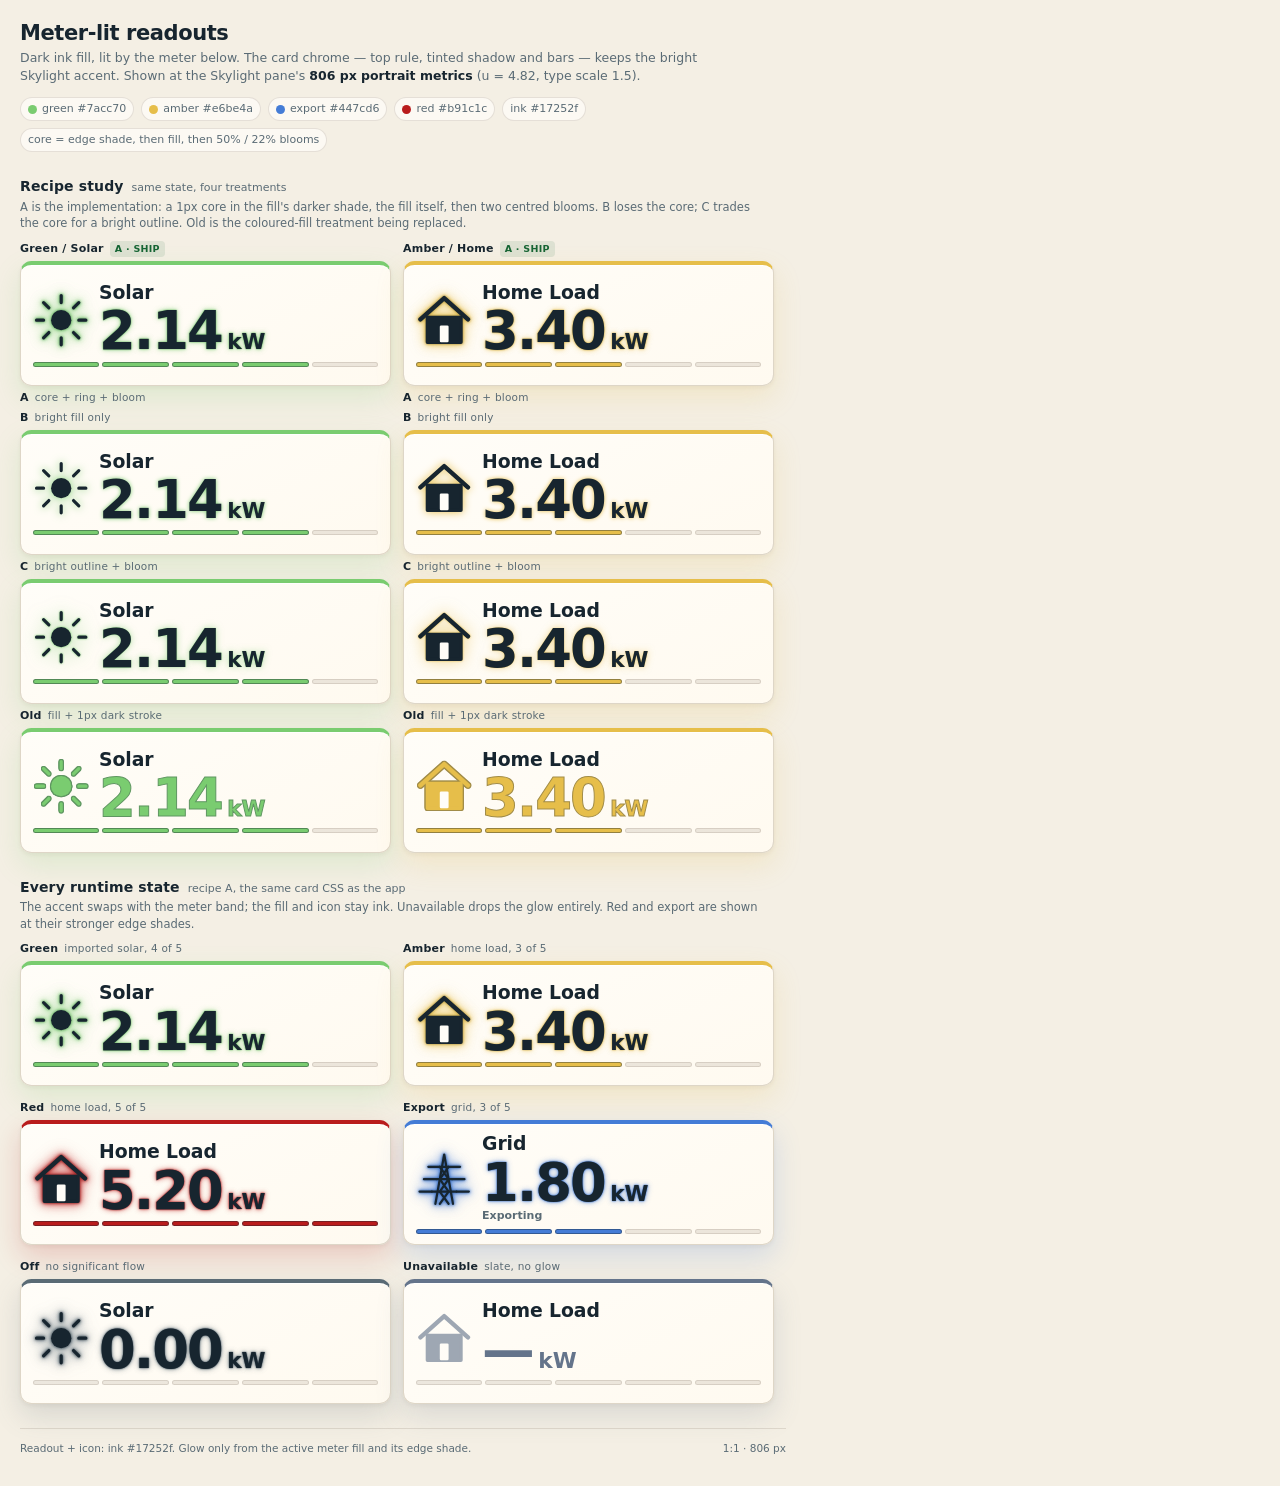
<file: .pandacode/design/readout-glow.html>
<!DOCTYPE html>
<html lang="en"><head><meta charset="utf-8">
<meta name="artboard-width" content="806">
<title>Skylight readouts — meter glow</title>
<!-- Superseded by card-wash.html: this board records the earlier glyph-glow
     treatment, not the current card surface. -->
<style>
/* Design record for the card readout change: dark ink fill, meter-coloured
   glow. Cards use the Skylight pane's portrait metrics (u = 4.82, 1.5 type
   scale) so the review is at 1:1 with the wall panel. */

:root {
  color-scheme: light;
  --bg: #f4efe4;
  --surface: #fffdf8;
  --ink: #17252f;
  --muted: #5a6b75;
  --muted-rgb: 90, 107, 117;
  --slate: #64748b;
  --slate-rgb: 100, 116, 139;
  --line: rgba(122, 108, 88, .18);
  --line-strong: rgba(122, 108, 88, .34);
  --card-border: #ded6c7;
  --bar-green: #7acc70;
  --bar-green-rgb: 122, 204, 112;
  --bar-amber: #e6be4a;
  --bar-amber-rgb: 230, 190, 74;
  --bar-blue: #447cd6;
  --bar-blue-rgb: 68, 124, 214;
  --bad: #b91c1c;
  --bad-rgb: 185, 28, 28;
  --edge-green: #5f9661;
  --edge-amber: #a18c48;
  --edge-blue: #3561a4;
  --edge-red: #862c30;
  --edge-off: #4b565e;
  --u: 4.820574162679426px;
  --type-scale: 1.5;
  --fs-label: clamp(12px, calc(var(--u) * 2.6), 34px);
  --fs-value: clamp(30px, calc(var(--u) * 7.3), 96px);
  --fs-unit: clamp(12px, calc(var(--u) * 3.0), 40px);
  --font: system-ui, -apple-system, BlinkMacSystemFont, "Segoe UI", Roboto,
          "Helvetica Neue", Arial, sans-serif;
}

* { box-sizing: border-box; }
html, body { margin: 0; }
body {
  width: 806px;
  background: var(--bg);
  color: var(--ink);
  font: 400 13px/1.45 var(--font);
  -webkit-font-smoothing: antialiased;
}

.page { padding: 22px 20px 30px; }

h1 {
  margin: 0 0 4px;
  font-size: 21px;
  line-height: 1.1;
  letter-spacing: -.02em;
}
.lede {
  margin: 0;
  max-width: 690px;
  color: var(--muted);
  font-size: 12.5px;
}
.lede b { color: var(--ink); }
.key {
  display: flex;
  flex-wrap: wrap;
  gap: 7px;
  margin-top: 12px;
}
.key span {
  display: inline-flex;
  align-items: center;
  gap: 5px;
  padding: 3px 7px;
  border: 1px solid var(--line);
  border-radius: 999px;
  background: rgba(255, 253, 248, .72);
  font-size: 11px;
  color: var(--muted);
}
.swatch { width: 9px; height: 9px; border-radius: 50%; }
.swatch.green { background: var(--bar-green); }
.swatch.amber { background: var(--bar-amber); }
.swatch.blue { background: var(--bar-blue); }
.swatch.red { background: var(--bad); }

h2 {
  display: flex;
  align-items: baseline;
  gap: 8px;
  margin: 24px 0 2px;
  font-size: 14px;
  letter-spacing: .01em;
}
h2 small {
  color: var(--muted);
  font-size: 11px;
  font-weight: 500;
  letter-spacing: 0;
}
.note {
  margin: 0 0 9px;
  color: var(--muted);
  font-size: 11.5px;
  max-width: 740px;
}

.grid {
  display: grid;
  grid-template-columns: repeat(2, 371px);
  gap: 12px;
}
.grid.states { row-gap: 14px; }

.case { display: grid; gap: 4px; }
.case-label {
  display: flex;
  align-items: baseline;
  gap: 6px;
  color: var(--muted);
  font-size: 10.5px;
  letter-spacing: .02em;
}
.case-label b {
  color: var(--ink);
  font-weight: 650;
  font-size: 11px;
}
.badge {
  padding: 1px 5px;
  border-radius: 4px;
  background: rgba(22, 101, 52, .10);
  color: #166534;
  font-size: 9.5px;
  font-weight: 650;
  letter-spacing: .03em;
  text-transform: uppercase;
}
.badge.neutral { background: rgba(90, 107, 117, .10); color: var(--muted); }

/* ------------------------------------------------------- the card itself */

.card {
  --card-accent: var(--muted);
  --card-accent-rgb: var(--muted-rgb);
  --card-edge: var(--edge-off);
  --glow-ring: calc(calc(var(--u) * .30) * var(--type-scale));
  --glow-bloom: calc(calc(var(--u) * .68) * var(--type-scale));
  --glow-wide: calc(calc(var(--u) * 1.05) * var(--type-scale));
  width: 371px;
  height: 125px;
  display: grid;
  grid-template-columns: auto minmax(0, 1fr);
  align-content: center;
  align-items: center;
  row-gap: calc(var(--u) * 1.05);
  column-gap: calc(var(--u) * 2.1);
  padding: calc(var(--u) * 2.0) calc(var(--u) * 2.4);
  border-radius: calc(var(--u) * 2.4);
  border: 1.5px solid var(--card-border);
  border-top: 4px solid var(--card-accent);
  background: linear-gradient(155deg, #fffdf8 0%, #fffaf0 100%);
  box-shadow:
    0 12px 28px rgba(var(--card-accent-rgb), .18),
    0 2px 4px rgba(69, 56, 36, .06),
    inset 0 1px 0 rgba(255, 255, 255, .90);
  color: var(--ink);
}
.card[data-level="green"] {
  --card-accent: var(--bar-green);
  --card-accent-rgb: var(--bar-green-rgb);
  --card-edge: var(--edge-green);
}
.card[data-level="amber"] {
  --card-accent: var(--bar-amber);
  --card-accent-rgb: var(--bar-amber-rgb);
  --card-edge: var(--edge-amber);
}
.card[data-level="red"] {
  --card-accent: var(--bad);
  --card-accent-rgb: var(--bad-rgb);
  --card-edge: var(--edge-red);
}
.card[data-level="export"] {
  --card-accent: var(--bar-blue);
  --card-accent-rgb: var(--bar-blue-rgb);
  --card-edge: var(--edge-blue);
}
.card[data-level="off"] {
  --card-accent: var(--muted);
  --card-accent-rgb: var(--muted-rgb);
  --card-edge: var(--edge-off);
}

.icon {
  width: calc(calc(var(--u) * 7.8) * var(--type-scale));
  height: calc(calc(var(--u) * 7.8) * var(--type-scale));
  color: var(--ink);
  filter:
    drop-shadow(0 0 1px var(--card-edge))
    drop-shadow(0 0 var(--glow-ring) var(--card-accent))
    drop-shadow(0 0 var(--glow-bloom) rgba(var(--card-accent-rgb), .50))
    drop-shadow(0 0 var(--glow-wide) rgba(var(--card-accent-rgb), .22));
}
.icon svg { display: block; width: 100%; height: 100%; }

.body { min-width: 0; }
.label {
  font-size: calc(var(--fs-label) * var(--type-scale));
  line-height: 1.1;
  font-weight: 600;
  letter-spacing: -.005em;
  color: var(--ink);
}
.value {
  display: flex;
  align-items: baseline;
  gap: calc(var(--u) * 1.1);
  margin-top: calc(var(--u) * .55);
  color: var(--ink);
  font-size: calc(var(--fs-value) * var(--type-scale));
  line-height: .95;
  font-weight: 700;
  letter-spacing: -.035em;
  font-variant-numeric: tabular-nums;
  white-space: nowrap;
  text-shadow:
    0 0 1px var(--card-edge),
    0 0 var(--glow-ring) var(--card-accent),
    0 0 var(--glow-bloom) rgba(var(--card-accent-rgb), .50),
    0 0 var(--glow-wide) rgba(var(--card-accent-rgb), .22);
}
.unit {
  color: inherit;
  font-size: calc(var(--fs-unit) * var(--type-scale));
  font-weight: 600;
  letter-spacing: 0;
}

.bars {
  grid-column: 1 / -1;
  display: grid;
  grid-template-columns: repeat(5, minmax(0, 1fr));
  gap: calc(var(--u) * .7);
}
.bars i {
  height: calc(var(--u) * .82);
  min-height: 5px;
  border-radius: 999px;
  border: 1px solid rgba(122, 108, 88, .18);
  background: rgba(122, 108, 88, .14);
}
.bars i.on {
  border-color: rgba(23, 37, 47, .40);
  background: var(--card-accent);
}

/* -------------------------------------------------------- recipe studies */

/* B — bright fill only: one soft bloom, no dense core. */
.recipe-b .value {
  text-shadow: 0 0 calc(var(--u) * .9) var(--card-accent);
}
.recipe-b .icon {
  filter: drop-shadow(0 0 calc(var(--u) * .9) var(--card-accent));
}

/* C — 1px bright outline plus a wide bloom, no darker core. */
.recipe-c .value {
  text-shadow:
    0 0 1px var(--card-accent),
    0 0 var(--glow-wide) rgba(var(--card-accent-rgb), .55);
}
.recipe-c .icon {
  filter:
    drop-shadow(0 0 1px var(--card-accent))
    drop-shadow(0 0 var(--glow-wide) rgba(var(--card-accent-rgb), .55));
}

/* The treatment this replaces: coloured fill with a 1px dark stroke. */
.recipe-old .value {
  color: var(--card-accent);
  -webkit-text-stroke: 1px var(--card-edge);
  text-shadow: none;
}
.recipe-old .icon {
  color: var(--card-accent);
  filter:
    drop-shadow(1px 0 0 var(--card-edge))
    drop-shadow(-1px 0 0 var(--card-edge))
    drop-shadow(0 1px 0 var(--card-edge))
    drop-shadow(0 -1px 0 var(--card-edge));
}

/* Quiet fallback: no aura when telemetry is unavailable. */
.card.unavailable { --card-accent: var(--slate); --card-accent-rgb: var(--slate-rgb); }
.card.unavailable .value { color: var(--slate); text-shadow: none; }
.card.unavailable .icon { color: var(--slate); opacity: .62; filter: none; }

.footer {
  margin-top: 24px;
  padding-top: 12px;
  border-top: 1px solid var(--line);
  display: flex;
  justify-content: space-between;
  gap: 20px;
  color: var(--muted);
  font-size: 10.5px;
}
</style></head>
<body>
<svg width="0" height="0" style="position:absolute" aria-hidden="true">
  <symbol id="i-sun" viewBox="0 0 64 64" fill="none">
    <g stroke="currentColor" stroke-width="3.6" stroke-linecap="round">
      <path d="M32 4v8M32 52v8M4 32h8M52 32h8M12 12l6 6M46 46l6 6M52 12l-6 6M18 46l-6 6"/>
    </g>
    <circle cx="32" cy="32" r="11.5" fill="currentColor"/>
  </symbol>
  <symbol id="i-grid" viewBox="0 0 64 64" fill="none" stroke="currentColor"
          stroke-width="2.5" stroke-linecap="round" stroke-linejoin="round">
    <path d="M32 4 L22 60 M32 4 L42 60"/>
    <path d="M27 18h10M23 32h18M18 46h28"/>
    <path d="M27 18 37 32 27 46 37 60 M37 18 27 32l10 14-10 14"/>
    <path d="M14 18h13M37 18h13M9 32h14M41 32h14M4 46h14M46 46h14"/>
  </symbol>
  <symbol id="i-home" viewBox="0 0 64 64" fill="none">
    <path d="M5 31 32 7l27 24" stroke="currentColor" stroke-width="5"
          stroke-linecap="round" stroke-linejoin="round"/>
    <path d="M13 27v30h38V27" fill="currentColor" stroke="currentColor"
          stroke-width="4" stroke-linejoin="round"/>
    <rect x="27" y="38" width="10" height="19" rx="1.5" fill="#fffdf8"/>
  </symbol>
</svg>

<div class="page">
  <h1>Meter-lit readouts</h1>
  <p class="lede">Dark ink fill, lit by the meter below. The card chrome — top rule,
    tinted shadow and bars — keeps the bright Skylight accent. Shown at the
    Skylight pane's <b>806 px portrait metrics</b> (u&nbsp;=&nbsp;4.82, type scale 1.5).</p>
  <div class="key">
    <span><i class="swatch green"></i>green #7acc70</span>
    <span><i class="swatch amber"></i>amber #e6be4a</span>
    <span><i class="swatch blue"></i>export #447cd6</span>
    <span><i class="swatch red"></i>red #b91c1c</span>
    <span>ink #17252f</span>
    <span>core = edge shade, then fill, then 50% / 22% blooms</span>
  </div>

  <h2>Recipe study <small>same state, four treatments</small></h2>
  <p class="note">A is the implementation: a 1px core in the fill's darker shade, the
    fill itself, then two centred blooms. B loses the core; C trades the core for a bright
    outline. Old is the coloured-fill treatment being replaced.</p>
  <div class="grid">
    <div class="case">
      <div class="case-label"><b>Green / Solar</b><span class="badge">A · ship</span></div>
      <article class="card recipe-a" data-level="green">
        <div class="icon"><svg><use href="#i-sun"/></svg></div>
        <div class="body"><div class="label">Solar</div>
          <div class="value"><span>2.14</span><span class="unit">kW</span></div></div>
        <div class="bars"><i class="on"></i><i class="on"></i><i class="on"></i><i class="on"></i><i></i></div>
      </article>
      <div class="case-label"><b>A</b> core + ring + bloom</div>
      <div class="case-label"><b>B</b> bright fill only</div>
      <article class="card recipe-b" data-level="green">
        <div class="icon"><svg><use href="#i-sun"/></svg></div>
        <div class="body"><div class="label">Solar</div>
          <div class="value"><span>2.14</span><span class="unit">kW</span></div></div>
        <div class="bars"><i class="on"></i><i class="on"></i><i class="on"></i><i class="on"></i><i></i></div>
      </article>
      <div class="case-label"><b>C</b> bright outline + bloom</div>
      <article class="card recipe-c" data-level="green">
        <div class="icon"><svg><use href="#i-sun"/></svg></div>
        <div class="body"><div class="label">Solar</div>
          <div class="value"><span>2.14</span><span class="unit">kW</span></div></div>
        <div class="bars"><i class="on"></i><i class="on"></i><i class="on"></i><i class="on"></i><i></i></div>
      </article>
      <div class="case-label"><b>Old</b> fill + 1px dark stroke</div>
      <article class="card recipe-old" data-level="green">
        <div class="icon"><svg><use href="#i-sun"/></svg></div>
        <div class="body"><div class="label">Solar</div>
          <div class="value"><span>2.14</span><span class="unit">kW</span></div></div>
        <div class="bars"><i class="on"></i><i class="on"></i><i class="on"></i><i class="on"></i><i></i></div>
      </article>
    </div>

    <div class="case">
      <div class="case-label"><b>Amber / Home</b><span class="badge">A · ship</span></div>
      <article class="card recipe-a" data-level="amber">
        <div class="icon"><svg><use href="#i-home"/></svg></div>
        <div class="body"><div class="label">Home Load</div>
          <div class="value"><span>3.40</span><span class="unit">kW</span></div></div>
        <div class="bars"><i class="on"></i><i class="on"></i><i class="on"></i><i></i><i></i></div>
      </article>
      <div class="case-label"><b>A</b> core + ring + bloom</div>
      <div class="case-label"><b>B</b> bright fill only</div>
      <article class="card recipe-b" data-level="amber">
        <div class="icon"><svg><use href="#i-home"/></svg></div>
        <div class="body"><div class="label">Home Load</div>
          <div class="value"><span>3.40</span><span class="unit">kW</span></div></div>
        <div class="bars"><i class="on"></i><i class="on"></i><i class="on"></i><i></i><i></i></div>
      </article>
      <div class="case-label"><b>C</b> bright outline + bloom</div>
      <article class="card recipe-c" data-level="amber">
        <div class="icon"><svg><use href="#i-home"/></svg></div>
        <div class="body"><div class="label">Home Load</div>
          <div class="value"><span>3.40</span><span class="unit">kW</span></div></div>
        <div class="bars"><i class="on"></i><i class="on"></i><i class="on"></i><i></i><i></i></div>
      </article>
      <div class="case-label"><b>Old</b> fill + 1px dark stroke</div>
      <article class="card recipe-old" data-level="amber">
        <div class="icon"><svg><use href="#i-home"/></svg></div>
        <div class="body"><div class="label">Home Load</div>
          <div class="value"><span>3.40</span><span class="unit">kW</span></div></div>
        <div class="bars"><i class="on"></i><i class="on"></i><i class="on"></i><i></i><i></i></div>
      </article>
    </div>
  </div>

  <h2>Every runtime state <small>recipe A, the same card CSS as the app</small></h2>
  <p class="note">The accent swaps with the meter band; the fill and icon stay ink.
    Unavailable drops the glow entirely. Red and export are shown at their stronger
    edge shades.</p>
  <div class="grid states">
    <div class="case">
      <div class="case-label"><b>Green</b> imported solar, 4 of 5</div>
      <article class="card" data-level="green">
        <div class="icon"><svg><use href="#i-sun"/></svg></div>
        <div class="body"><div class="label">Solar</div>
          <div class="value"><span>2.14</span><span class="unit">kW</span></div></div>
        <div class="bars"><i class="on"></i><i class="on"></i><i class="on"></i><i class="on"></i><i></i></div>
      </article>
    </div>
    <div class="case">
      <div class="case-label"><b>Amber</b> home load, 3 of 5</div>
      <article class="card" data-level="amber">
        <div class="icon"><svg><use href="#i-home"/></svg></div>
        <div class="body"><div class="label">Home Load</div>
          <div class="value"><span>3.40</span><span class="unit">kW</span></div></div>
        <div class="bars"><i class="on"></i><i class="on"></i><i class="on"></i><i></i><i></i></div>
      </article>
    </div>
    <div class="case">
      <div class="case-label"><b>Red</b> home load, 5 of 5</div>
      <article class="card" data-level="red">
        <div class="icon"><svg><use href="#i-home"/></svg></div>
        <div class="body"><div class="label">Home Load</div>
          <div class="value"><span>5.20</span><span class="unit">kW</span></div></div>
        <div class="bars"><i class="on"></i><i class="on"></i><i class="on"></i><i class="on"></i><i class="on"></i></div>
      </article>
    </div>
    <div class="case">
      <div class="case-label"><b>Export</b> grid, 3 of 5</div>
      <article class="card" data-level="export">
        <div class="icon"><svg><use href="#i-grid"/></svg></div>
        <div class="body"><div class="label">Grid</div>
          <div class="value"><span>1.80</span><span class="unit">kW</span></div>
          <div class="unit" style="font-size:11px;color:var(--muted)">Exporting</div></div>
        <div class="bars"><i class="on"></i><i class="on"></i><i class="on"></i><i></i><i></i></div>
      </article>
    </div>
    <div class="case">
      <div class="case-label"><b>Off</b> no significant flow</div>
      <article class="card" data-level="off">
        <div class="icon"><svg><use href="#i-sun"/></svg></div>
        <div class="body"><div class="label">Solar</div>
          <div class="value"><span>0.00</span><span class="unit">kW</span></div></div>
        <div class="bars"><i></i><i></i><i></i><i></i><i></i></div>
      </article>
    </div>
    <div class="case">
      <div class="case-label"><b>Unavailable</b> slate, no glow</div>
      <article class="card unavailable" data-level="off">
        <div class="icon"><svg><use href="#i-home"/></svg></div>
        <div class="body"><div class="label">Home Load</div>
          <div class="value"><span>—</span><span class="unit">kW</span></div></div>
        <div class="bars"><i></i><i></i><i></i><i></i><i></i></div>
      </article>
    </div>
  </div>

  <div class="footer">
    <span>Readout + icon: ink #17252f. Glow only from the active meter fill and its edge shade.</span>
    <span>1:1 · 806 px</span>
  </div>
</div>
</body></html>
</file>
